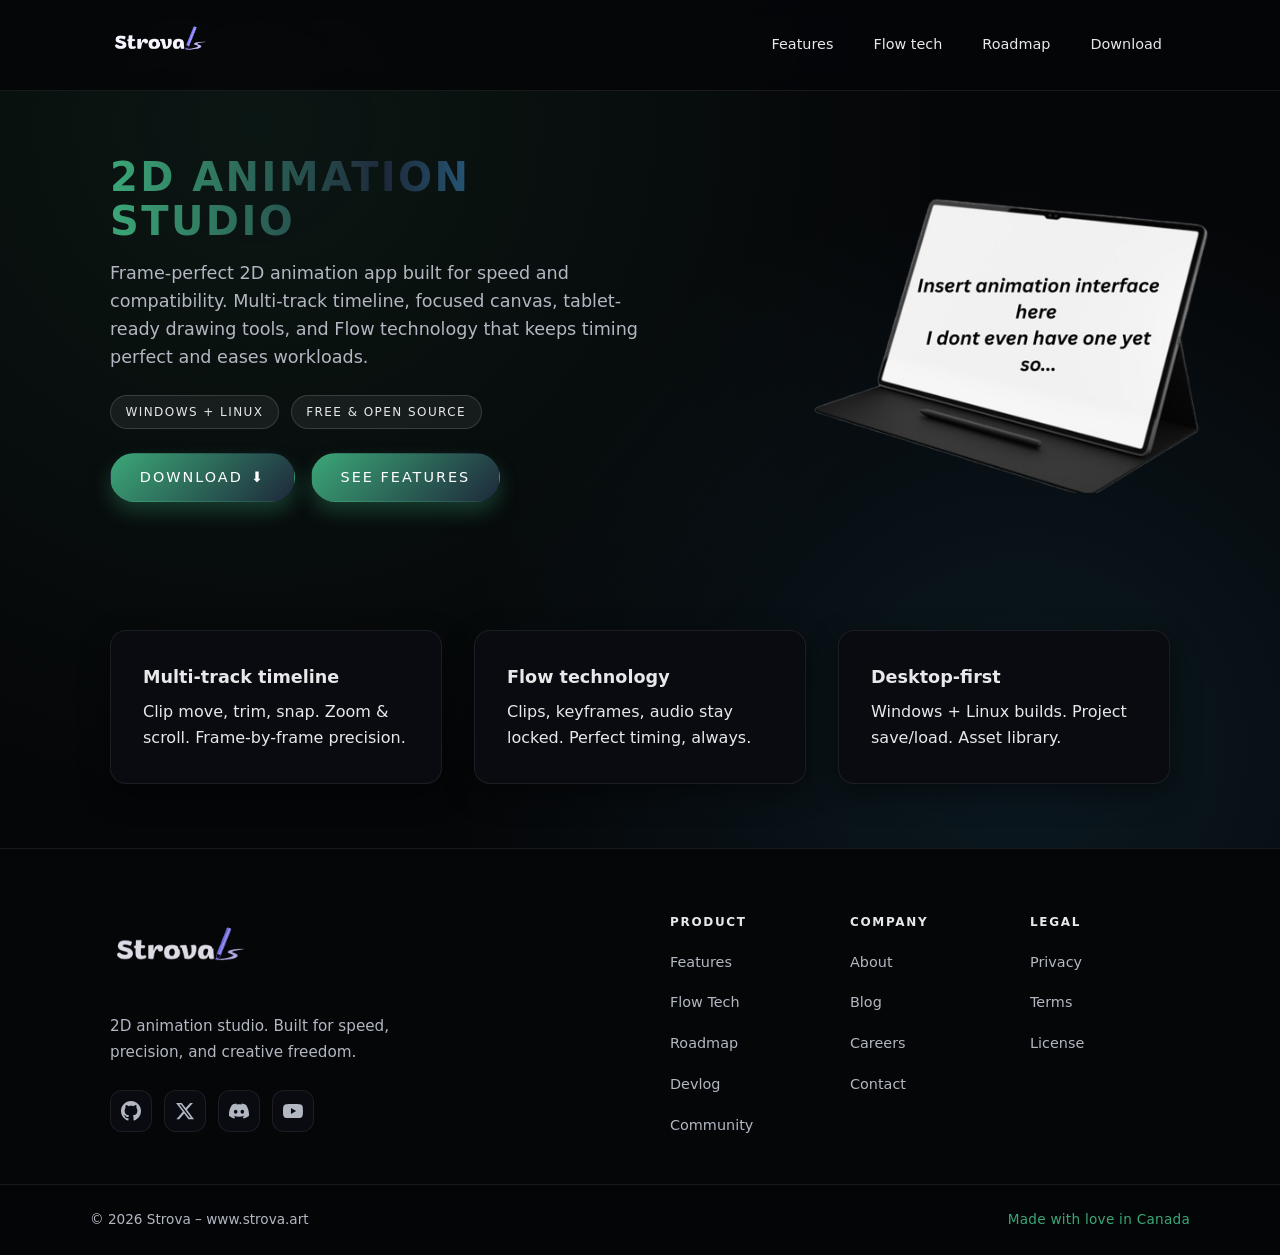
<file: index.html>
<!DOCTYPE html>

<html lang="en">
<head>
<meta charset="utf-8"/>
<title>Strova | www.strova.art</title>
<meta content="width=device-width, initial-scale=1" name="viewport"/>
<link href="style.css" rel="stylesheet"/>
<link href="assets/favicon.png" rel="icon" sizes="200x200" type="image/png"/></head>
<body>
<header>
<div class="nav">
<a class="logo" href="index.html">
<img alt="Strova logo" src="assets/strova.png"/>
</a>
<nav aria-label="Main navigation" class="nav-links">
<a href="features.html">Features</a>
<a href="flow.html">Flow tech</a>
<a href="roadmap.html">Roadmap</a>
<a href="download.html">Download</a>
</nav>
</div>
</header>
<main>
<section class="hero">
<div class="hero-copy">
<h1>2D Animation Studio</h1>
<p class="lead">
        Frame-perfect 2D animation app built for speed and compatibility. Multi-track timeline, focused canvas, tablet-ready drawing tools, and Flow technology that keeps timing perfect and eases workloads.
      </p>
<div aria-label="Key highlights" class="hero-badges">
<div class="badge">Windows + Linux</div>
<div class="badge">Free &amp; open source</div>
</div>
<div class="hero-cta">
<a class="btn btn-primary btn-download" href="download.html">
          <span class="btn-label">Download</span>
          <span class="btn-icon">⬇</span>
        </a>
<a class="btn btn-primary" href="features.html">See features</a>
</div>
</div>
<div>
<img alt="Strova app on laptop" class="hero-laptop" src="assets/ipad.png"/>
</div>
</section>
<section aria-label="Core features" class="intro-cards">
<div class="card">
<h3>Multi-track timeline</h3>
<p>Clip move, trim, snap. Zoom &amp; scroll. Frame-by-frame precision.</p>
</div>
<div class="card">
<h3>Flow technology</h3>
<p>Clips, keyframes, audio stay locked. Perfect timing, always.</p>
</div>
<div class="card">
<h3>Desktop-first</h3>
<p>Windows + Linux builds. Project save/load. Asset library.</p>
</div>
</section>
</main>
<footer>
<div class="footer-main">
<div class="footer-brand">
<a class="footer-logo" href="index.html">
<img alt="Strova" src="assets/strova.png"/>
</a>
<p class="footer-tagline">2D animation studio. Built for speed, precision, and creative freedom.</p>
<div class="footer-socials">
<a aria-label="GitHub" href="https://github.com/JHPate1/Strova">
<svg fill="currentColor" viewbox="0 0 24 24"><path d="M12 0c-6.626 0-12 5.373-12 12 0 5.302 3.438 9.8 8.207 11.387.599.111.793-.261.793-.577v-2.234c-3.338.726-4.033-1.416-4.033-1.416-.546-1.387-1.333-1.756-1.333-1.756-1.089-.745.083-.729.083-.729 1.205.084 1.839 1.237 1.839 1.237 1.07 1.834 2.807 1.304 3.492.997.107-.775.418-1.305.762-1.604-2.665-.305-5.467-1.334-5.467-5.931 0-1.311.469-2.381 1.236-3.221-.124-.303-.535-1.524.117-3.176 0 0 1.008-.322 3.301 1.23.957-.266 1.983-.399 3.003-.404 1.02.005 2.047.138 3.006.404 2.291-1.552 3.297-1.23 3.297-1.23.653 1.653.242 2.874.118 3.176.77.84 1.235 1.911 1.235 3.221 0 4.609-2.807 5.624-5.479 5.921.43.372.823 1.102.823 2.222v3.293c0 .319.192.694.801.576 4.765-1.589 8.199-6.086 8.199-11.386 0-6.627-5.373-12-12-12z"></path></svg>
</a>
<a aria-label="X" href="https://x.com/strova2d">
<svg fill="currentColor" viewbox="0 0 24 24"><path d="M18.244 2.25h3.308l-7.227 8.26 8.502 11.24H16.17l-5.214-6.817L4.99 21.75H1.68l7.73-8.835L1.254 2.25H8.08l4.713 6.231zm-1.161 17.52h1.833L7.084 4.126H5.117z"></path></svg>
</a>
<a aria-label="Discord" href="https://discord.gg/cerAjyBnXp">
<svg fill="currentColor" viewbox="0 0 24 24"><path d="M20.317 4.3698a19.7913 19.7913 0 00-4.8851-1.5152.0741.0741 0 00-.0785.0371c-.211.3753-.4447.8648-.6083 1.2495-1.8447-.2762-3.68-.2762-5.4868 0-.1636-.3933-.4058-.8742-.6177-1.2495a.077.077 0 00-.0785-.037 19.7363 19.7363 0 00-4.8852 1.515.0699.0699 0 00-.0321.0277C.5334 9.0458-.319 13.5799.0992 18.0578a.0824.0824 0 00.0312.0561c2.0528 1.5076 4.0413 2.4228 5.9929 3.0294a.0777.0777 0 00.0842-.0276c.4616-.6304.8731-1.2952 1.226-1.9942a.076.076 0 00-.0416-.1057c-.6528-.2476-1.2743-.5495-1.8722-.8923a.077.077 0 01-.0076-.1277c.1258-.0943.2517-.1923.3718-.2914a.0743.0743 0 01.0776-.0105c3.9278 1.7933 8.18 1.7933 12.0614 0a.0739.0739 0 01.0785.0095c.1202.099.246.1981.3728.2924a.077.077 0 01-.0066.1276 12.2986 12.2986 0 01-1.873.8914.0766.0766 0 00-.0407.1067c.3604.698.7719 1.3628 1.225 1.9932a.076.076 0 00.0842.0286c1.961-.6067 3.9495-1.5219 6.0023-3.0294a.077.077 0 00.0313-.0552c.5004-5.177-.8382-9.6739-3.5485-13.6604a.061.061 0 00-.0312-.0286zM8.02 15.3312c-1.1825 0-2.1569-1.0857-2.1569-2.419 0-1.3332.9555-2.4189 2.157-2.4189 1.2108 0 2.1757 1.0952 2.1568 2.419 0 1.3332-.9555 2.4189-2.1569 2.4189zm7.9748 0c-1.1825 0-2.1569-1.0857-2.1569-2.419 0-1.3332.9554-2.4189 2.1569-2.4189 1.2108 0 2.1757 1.0952 2.1568 2.419 0 1.3332-.946 2.4189-2.1568 2.4189Z"></path></svg>
</a>
<a aria-label="YouTube" href="https://www.youtube.com/@StrovaArt">
<svg fill="currentColor" viewbox="0 0 24 24"><path d="M23.498 6.186a3.016 3.016 0 0 0-2.122-2.136C19.505 3.545 12 3.545 12 3.545s-7.505 0-9.377.505A3.017 3.017 0 0 0 .502 6.186C0 8.07 0 12 0 12s0 3.93.502 5.814a3.016 3.016 0 0 0 2.122 2.136c1.871.505 9.376.505 9.376.505s7.505 0 9.377-.505a3.015 3.015 0 0 0 2.122-2.136C24 15.93 24 12 24 12s0-3.93-.502-5.814zM9.545 15.568V8.432L15.818 12l-6.273 3.568z"></path></svg>
</a>
</div>
</div>
<div class="footer-links">
<div class="footer-col">
<h4>Product</h4>
<ul>
<li><a href="https://strova.art/features.html">Features</a></li>
<li><a href="https://strova.art/flow.html">Flow Tech</a></li>
<li><a href="https://strova.art/roadmap.html">Roadmap</a></li>
<li><a href="https://devlog.strova.art/index.html">Devlog</a></li>
<li><a href="https://community.strova.art/index.html">Community</a></li>
</ul>
</div>
<div class="footer-col">
<h4>Company</h4>
<ul>
<li><a href="https://strova.art/company/about.html">About</a></li>
<li><a href="https://devlog.strova.art/index.html">Blog</a></li>
<li><a href="https://strova.art/company/careers.html">Careers</a></li>
<li><a href="https://strova.art/company/contact.html">Contact</a></li>
</ul>
</div>
<div class="footer-col">
<h4>Legal</h4>
<ul>
<li><a href="https://strova.art/legal/privacy.html">Privacy</a></li>
<li><a href="https://strova.art/legal/terms.html">Terms</a></li>
<li><a href="https://strova.art/legal/license.html">License</a></li>
</ul>
</div>
</div>
</div>
<div class="footer-bottom">
<div class="footer-bottom-inner">
<span>© 2026 Strova – www.strova.art</span>
<span class="footer-made">Made with love in Canada</span>
</div>
</div>
</footer>
</body>
</html>
</file>
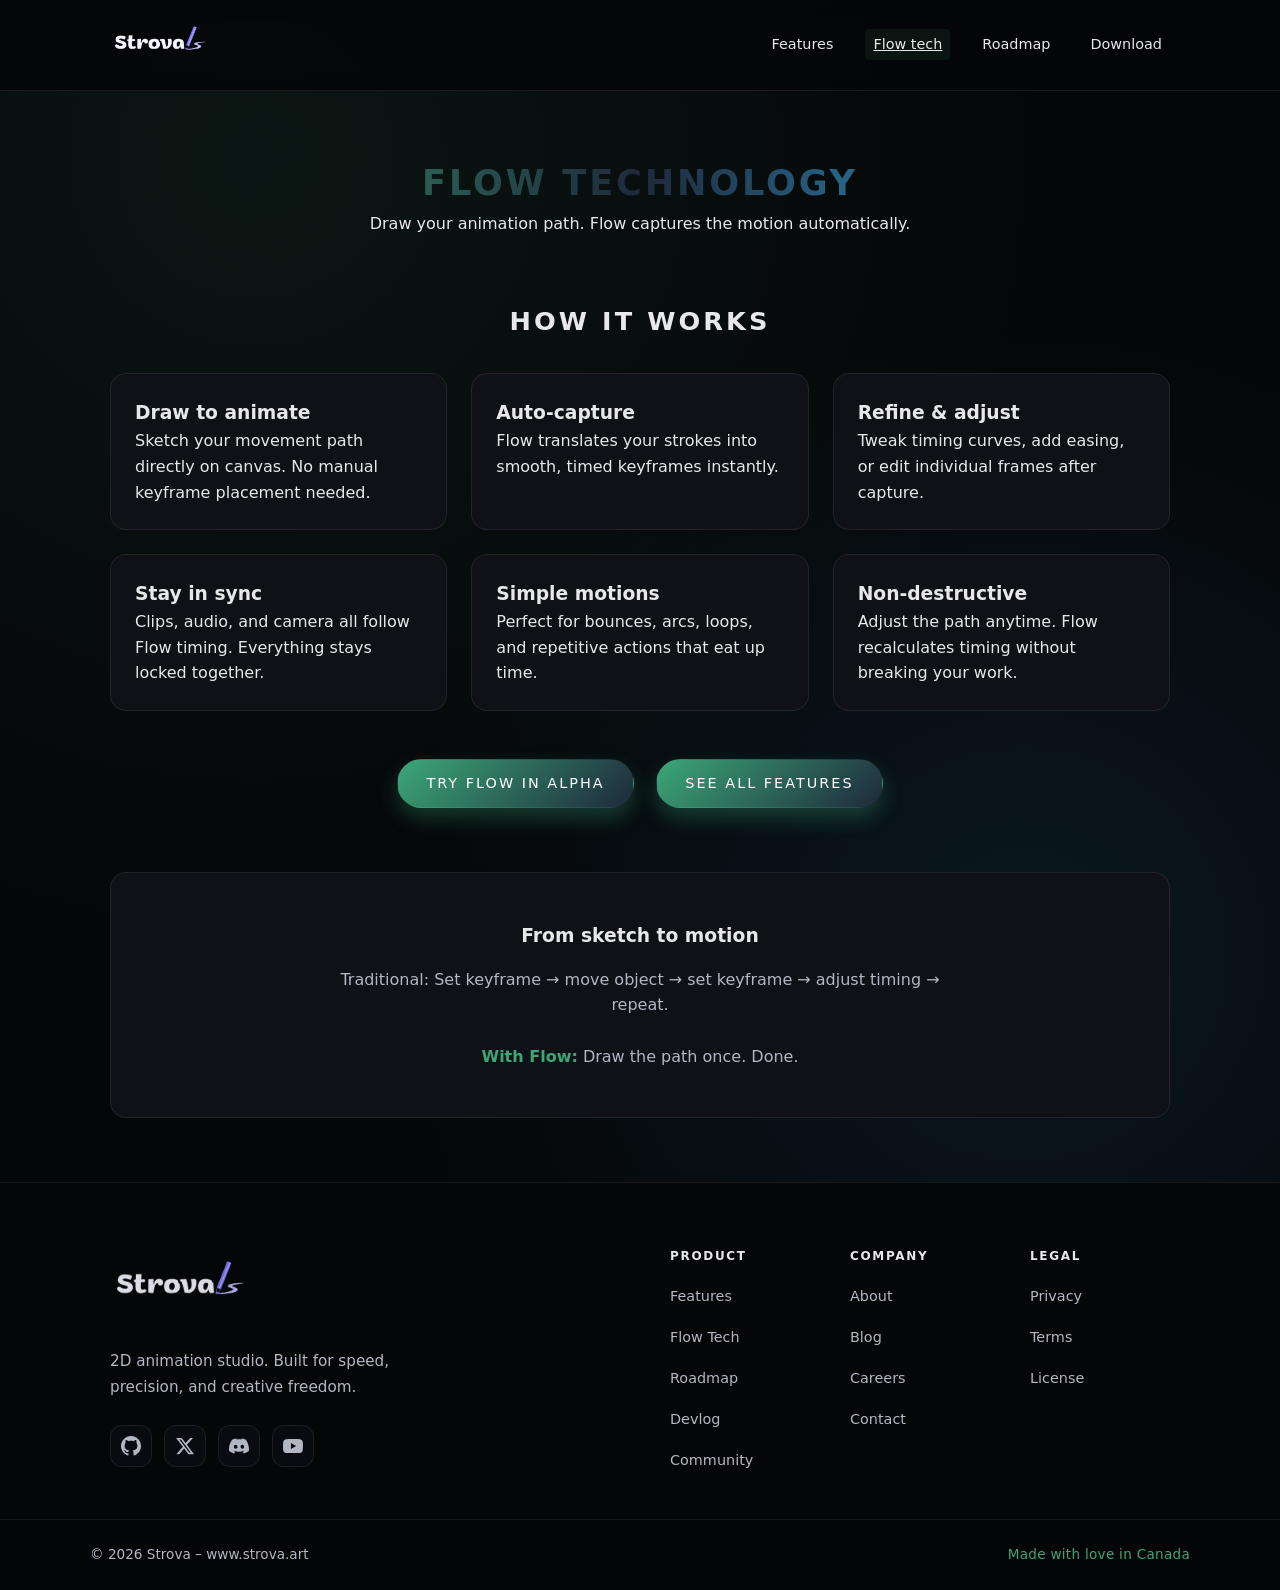
<file: flow.html>
<!DOCTYPE html>

<html lang="en">
<head>
<meta charset="utf-8"/>
<title>Flow Technology – Strova | www.strova.art</title>
<meta content="width=device-width, initial-scale=1" name="viewport"/>
<link href="style.css" rel="stylesheet"/>
<link href="assets/favicon.png" rel="icon" sizes="200x200" type="image/png"/>
</head>
<body>
<header>
<div class="nav">
<a class="logo" href="index.html">
<img alt="Strova logo" src="assets/strova.png"/>
</a>
<nav aria-label="Main navigation" class="nav-links">
<a href="features.html">Features</a>
<a class="active" href="flow.html">Flow tech</a>
<a href="roadmap.html">Roadmap</a>
<a href="download.html">Download</a>
</nav>
</div>
</header>
<main>
<section class="hero-alt">
<h1>Flow Technology</h1>
<center>
<p>Draw your animation path. Flow captures the motion automatically.</p>
</center>
</section>
<section class="feature-section">
<h2 style="text-align: center; margin-bottom: 2rem;">How it works</h2>
<div class="features-grid">
<div class="feature-card">
<h3>Draw to animate</h3>
<p>Sketch your movement path directly on canvas. No manual keyframe placement needed.</p>
</div>
<div class="feature-card">
<h3>Auto-capture</h3>
<p>Flow translates your strokes into smooth, timed keyframes instantly.</p>
</div>
<div class="feature-card">
<h3>Refine &amp; adjust</h3>
<p>Tweak timing curves, add easing, or edit individual frames after capture.</p>
</div>
<div class="feature-card">
<h3>Stay in sync</h3>
<p>Clips, audio, and camera all follow Flow timing. Everything stays locked together.</p>
</div>
<div class="feature-card">
<h3>Simple motions</h3>
<p>Perfect for bounces, arcs, loops, and repetitive actions that eat up time.</p>
</div>
<div class="feature-card">
<h3>Non-destructive</h3>
<p>Adjust the path anytime. Flow recalculates timing without breaking your work.</p>
</div>
</div>
<div style="text-align: center; margin-top: 3rem;">
<a class="btn btn-primary" href="download.html">Try Flow in alpha</a>
<a class="btn btn-primary" href="features.html" style="margin-left: 1rem;">See all features</a>
</div>
</section>
<section class="feature-section" style="margin-top: 4rem;">
<div class="feature-card full-width" style="text-align: center; padding: 3rem;">
<h3 style="margin-bottom: 1rem;">From sketch to motion</h3>
<p style="max-width: 600px; margin: 0 auto; color: var(--text-muted);">
        Traditional: Set keyframe → move object → set keyframe → adjust timing → repeat.<br/><br/>
<strong style="color: var(--strova-accent);">With Flow:</strong> Draw the path once. Done.
      </p>
</div>
</section>
</main>
<footer>
<div class="footer-main">
<div class="footer-brand">
<a class="footer-logo" href="index.html">
<img alt="Strova" src="assets/strova.png"/>
</a>
<p class="footer-tagline">2D animation studio. Built for speed, precision, and creative freedom.</p>
<div class="footer-socials">
<a aria-label="GitHub" href="https://github.com/JHPate1/Strova">
<svg fill="currentColor" viewbox="0 0 24 24"><path d="M12 0c-6.626 0-12 5.373-12 12 0 5.302 3.438 9.8 8.207 11.387.599.111.793-.261.793-.577v-2.234c-3.338.726-4.033-1.416-4.033-1.416-.546-1.387-1.333-1.756-1.333-1.756-1.089-.745.083-.729.083-.729 1.205.084 1.839 1.237 1.839 1.237 1.07 1.834 2.807 1.304 3.492.997.107-.775.418-1.305.762-1.604-2.665-.305-5.467-1.334-5.467-5.931 0-1.311.469-2.381 1.236-3.221-.124-.303-.535-1.524.117-3.176 0 0 1.008-.322 3.301 1.23.957-.266 1.983-.399 3.003-.404 1.02.005 2.047.138 3.006.404 2.291-1.552 3.297-1.23 3.297-1.23.653 1.653.242 2.874.118 3.176.77.84 1.235 1.911 1.235 3.221 0 4.609-2.807 5.624-5.479 5.921.43.372.823 1.102.823 2.222v3.293c0 .319.192.694.801.576 4.765-1.589 8.199-6.086 8.199-11.386 0-6.627-5.373-12-12-12z"></path></svg>
</a>
<a aria-label="X" href="https://x.com/strova2d">
<svg fill="currentColor" viewbox="0 0 24 24"><path d="M18.244 2.25h3.308l-7.227 8.26 8.502 11.24H16.17l-5.214-6.817L4.99 21.75H1.68l7.73-8.835L1.254 2.25H8.08l4.713 6.231zm-1.161 17.52h1.833L7.084 4.126H5.117z"></path></svg>
</a>
<a aria-label="Discord" href="https://discord.gg/cerAjyBnXp">
<svg fill="currentColor" viewbox="0 0 24 24"><path d="M20.317 4.3698a19.7913 19.7913 0 00-4.8851-1.5152.0741.0741 0 00-.0785.0371c-.211.3753-.4447.8648-.6083 1.2495-1.8447-.2762-3.68-.2762-5.4868 0-.1636-.3933-.4058-.8742-.6177-1.2495a.077.077 0 00-.0785-.037 19.7363 19.7363 0 00-4.8852 1.515.0699.0699 0 00-.0321.0277C.5334 9.0458-.319 13.5799.0992 18.0578a.0824.0824 0 00.0312.0561c2.0528 1.5076 4.0413 2.4228 5.9929 3.0294a.0777.0777 0 00.0842-.0276c.4616-.6304.8731-1.2952 1.226-1.9942a.076.076 0 00-.0416-.1057c-.6528-.2476-1.2743-.5495-1.8722-.8923a.077.077 0 01-.0076-.1277c.1258-.0943.2517-.1923.3718-.2914a.0743.0743 0 01.0776-.0105c3.9278 1.7933 8.18 1.7933 12.0614 0a.0739.0739 0 01.0785.0095c.1202.099.246.1981.3728.2924a.077.077 0 01-.0066.1276 12.2986 12.2986 0 01-1.873.8914.0766.0766 0 00-.0407.1067c.3604.698.7719 1.3628 1.225 1.9932a.076.076 0 00.0842.0286c1.961-.6067 3.9495-1.5219 6.0023-3.0294a.077.077 0 00.0313-.0552c.5004-5.177-.8382-9.6739-3.5485-13.6604a.061.061 0 00-.0312-.0286zM8.02 15.3312c-1.1825 0-2.1569-1.0857-2.1569-2.419 0-1.3332.9555-2.4189 2.157-2.4189 1.2108 0 2.1757 1.0952 2.1568 2.419 0 1.3332-.9555 2.4189-2.1569 2.4189zm7.9748 0c-1.1825 0-2.1569-1.0857-2.1569-2.419 0-1.3332.9554-2.4189 2.1569-2.4189 1.2108 0 2.1757 1.0952 2.1568 2.419 0 1.3332-.946 2.4189-2.1568 2.4189Z"></path></svg>
</a>
<a aria-label="YouTube" href="https://www.youtube.com/@StrovaArt">
<svg fill="currentColor" viewbox="0 0 24 24"><path d="M23.498 6.186a3.016 3.016 0 0 0-2.122-2.136C19.505 3.545 12 3.545 12 3.545s-7.505 0-9.377.505A3.017 3.017 0 0 0 .502 6.186C0 8.07 0 12 0 12s0 3.93.502 5.814a3.016 3.016 0 0 0 2.122 2.136c1.871.505 9.376.505 9.376.505s7.505 0 9.377-.505a3.015 3.015 0 0 0 2.122-2.136C24 15.93 24 12 24 12s0-3.93-.502-5.814zM9.545 15.568V8.432L15.818 12l-6.273 3.568z"></path></svg>
</a>
</div>
</div>
<div class="footer-links">
<div class="footer-col">
<h4>Product</h4>
<ul>
<li><a href="https://strova.art/features.html">Features</a></li>
<li><a href="https://strova.art/flow.html">Flow Tech</a></li>
<li><a href="https://strova.art/roadmap.html">Roadmap</a></li>
<li><a href="https://devlog.strova.art/index.html">Devlog</a></li>
<li><a href="https://community.strova.art/index.html">Community</a></li>
</ul>
</div>
<div class="footer-col">
<h4>Company</h4>
<ul>
<li><a href="https://strova.art/company/about.html">About</a></li>
<li><a href="https://devlog.strova.art/index.html">Blog</a></li>
<li><a href="https://strova.art/company/careers.html">Careers</a></li>
<li><a href="https://strova.art/company/contact.html">Contact</a></li>
</ul>
</div>
<div class="footer-col">
<h4>Legal</h4>
<ul>
<li><a href="https://strova.art/legal/privacy.html">Privacy</a></li>
<li><a href="https://strova.art/legal/terms.html">Terms</a></li>
<li><a href="https://strova.art/legal/license.html">License</a></li>
</ul>
</div>
</div>
</div>
<div class="footer-bottom">
<div class="footer-bottom-inner">
<span>© 2026 Strova – www.strova.art</span>
<span class="footer-made">Made with love in Canada</span>
</div>
</div>
</footer>
</body>
</html>
</file>
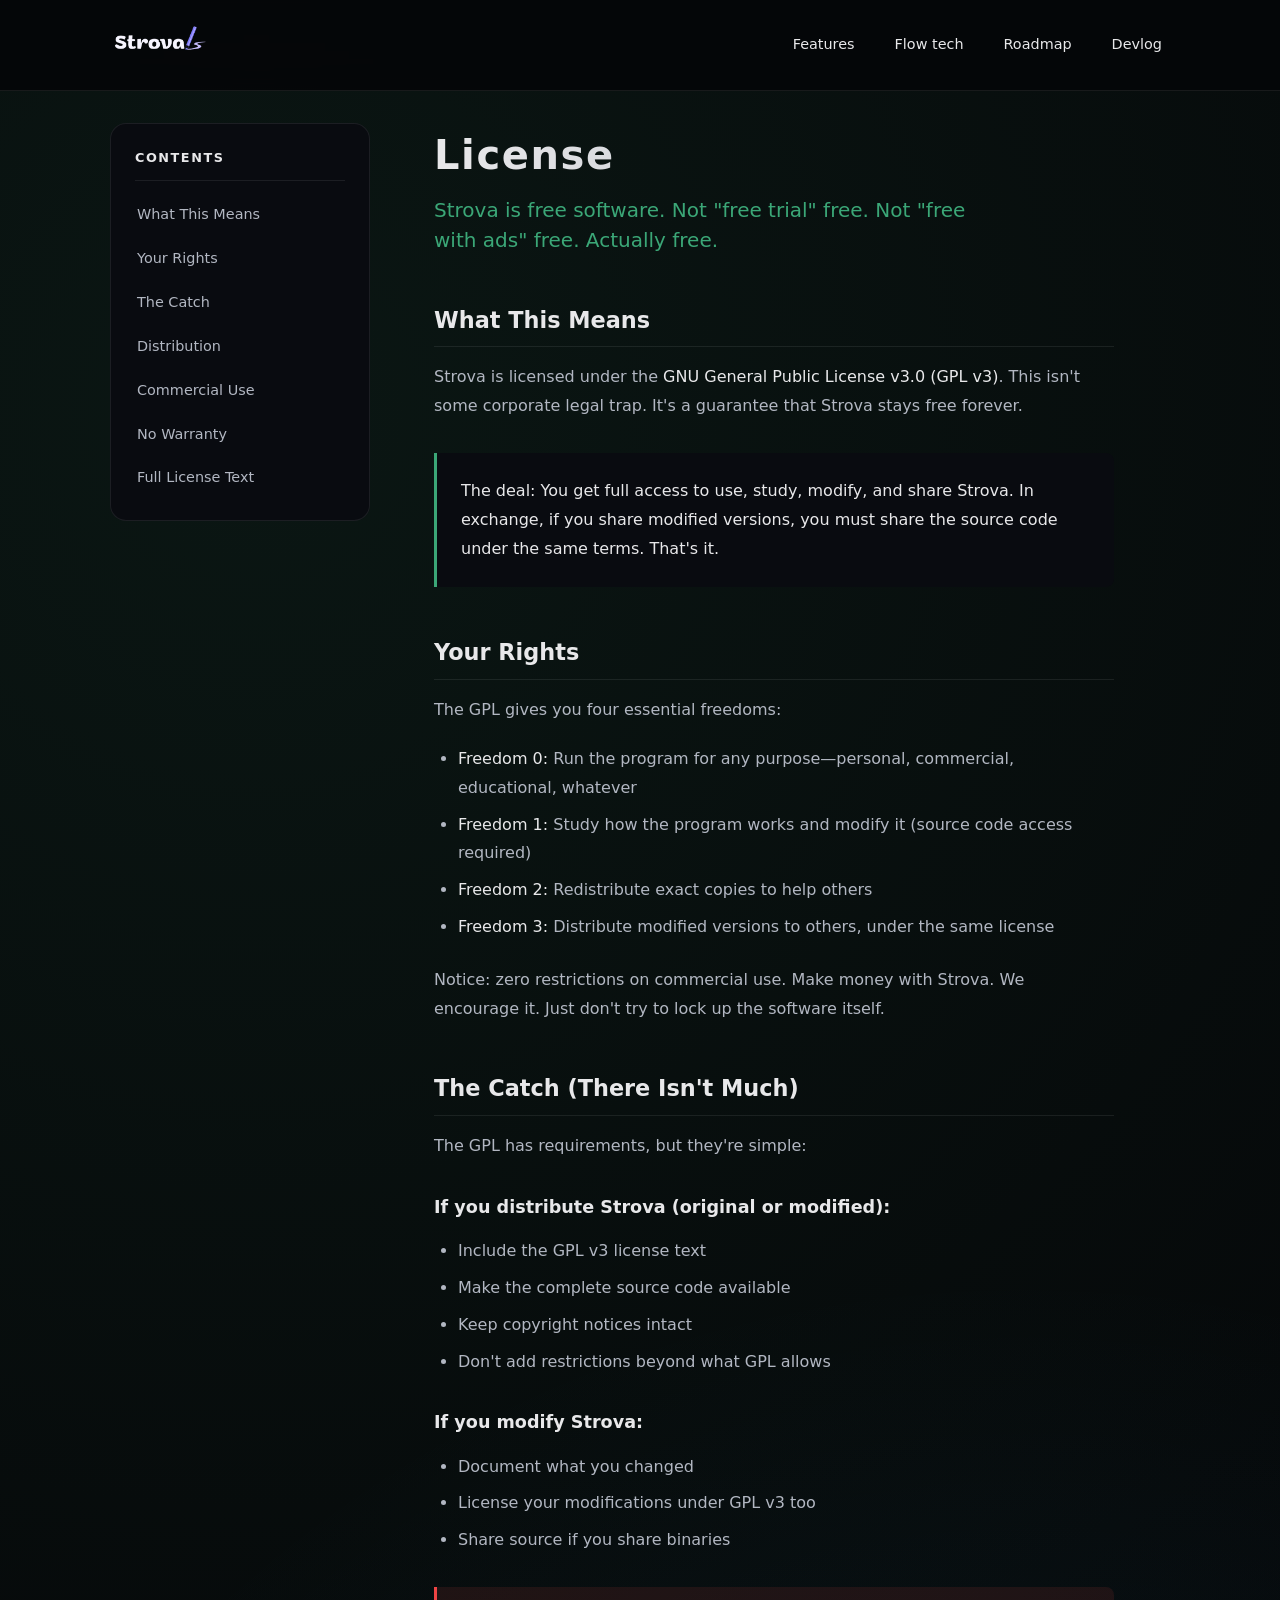
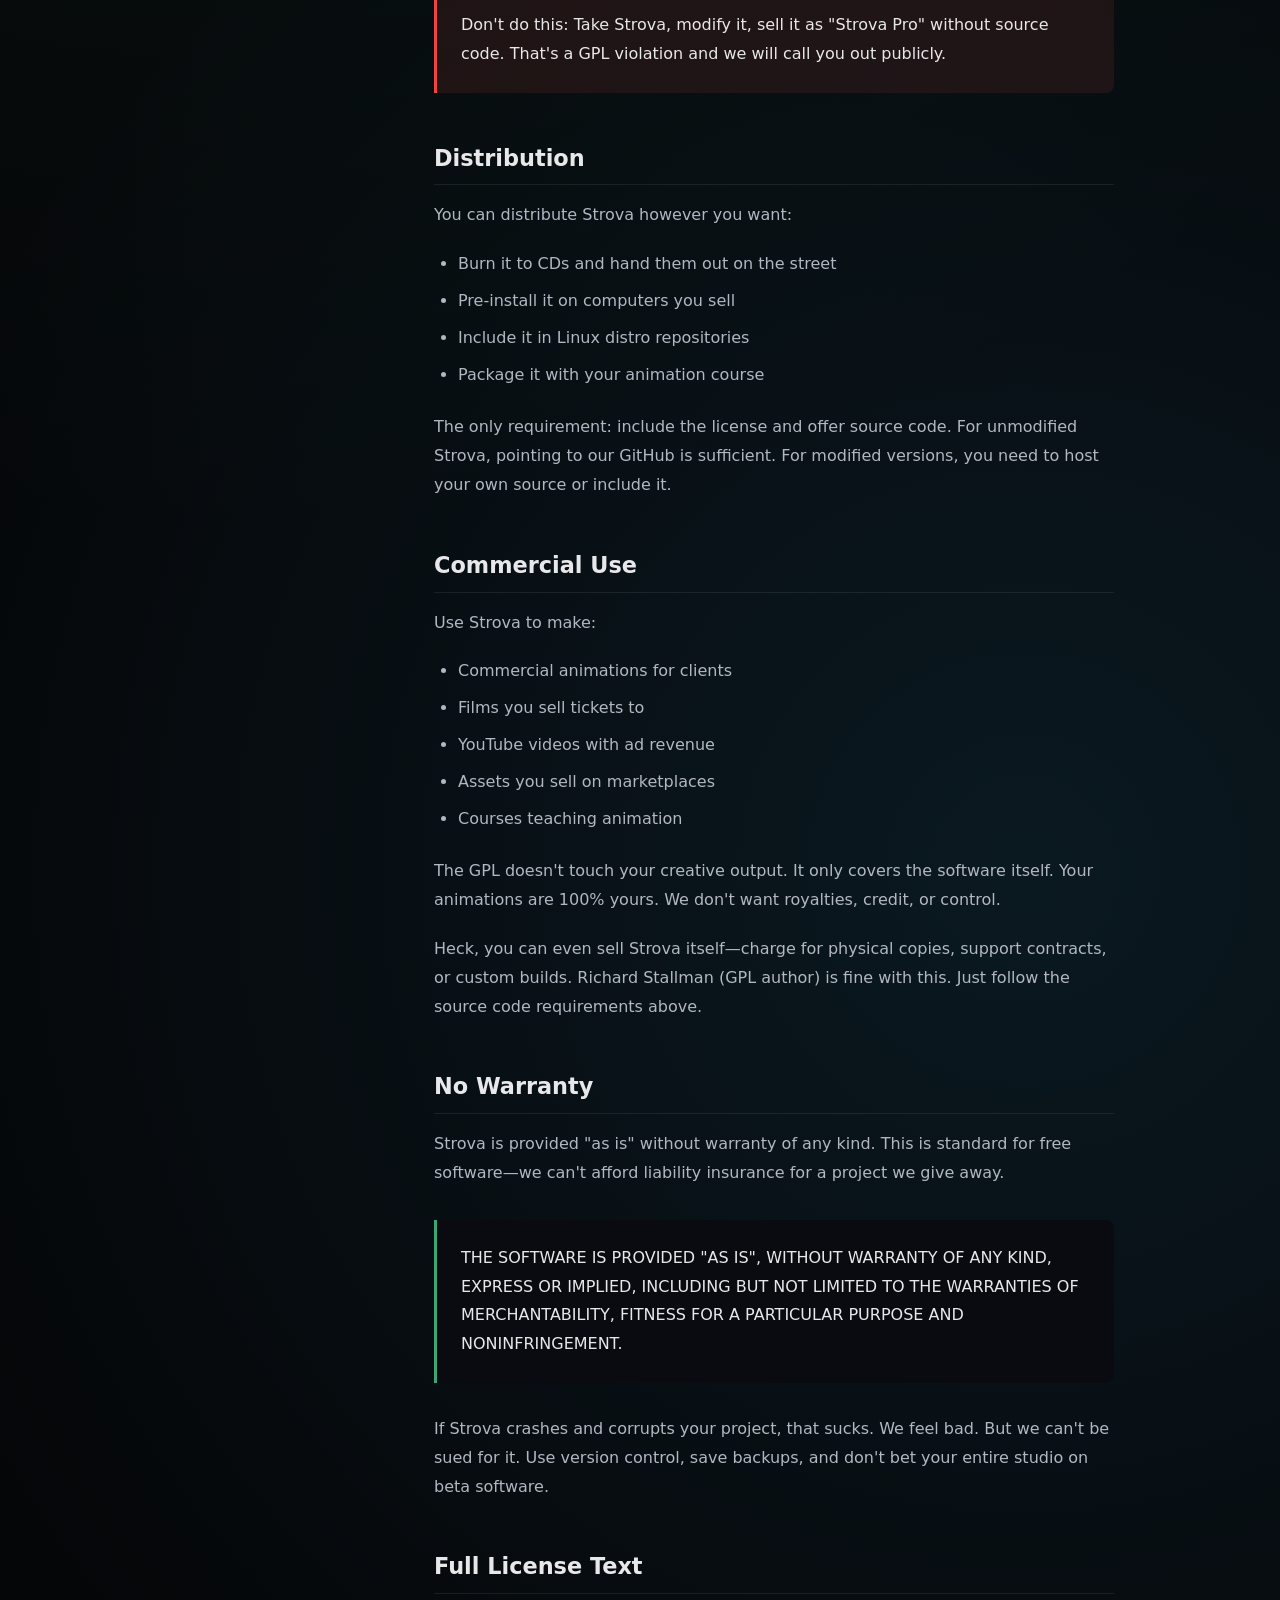
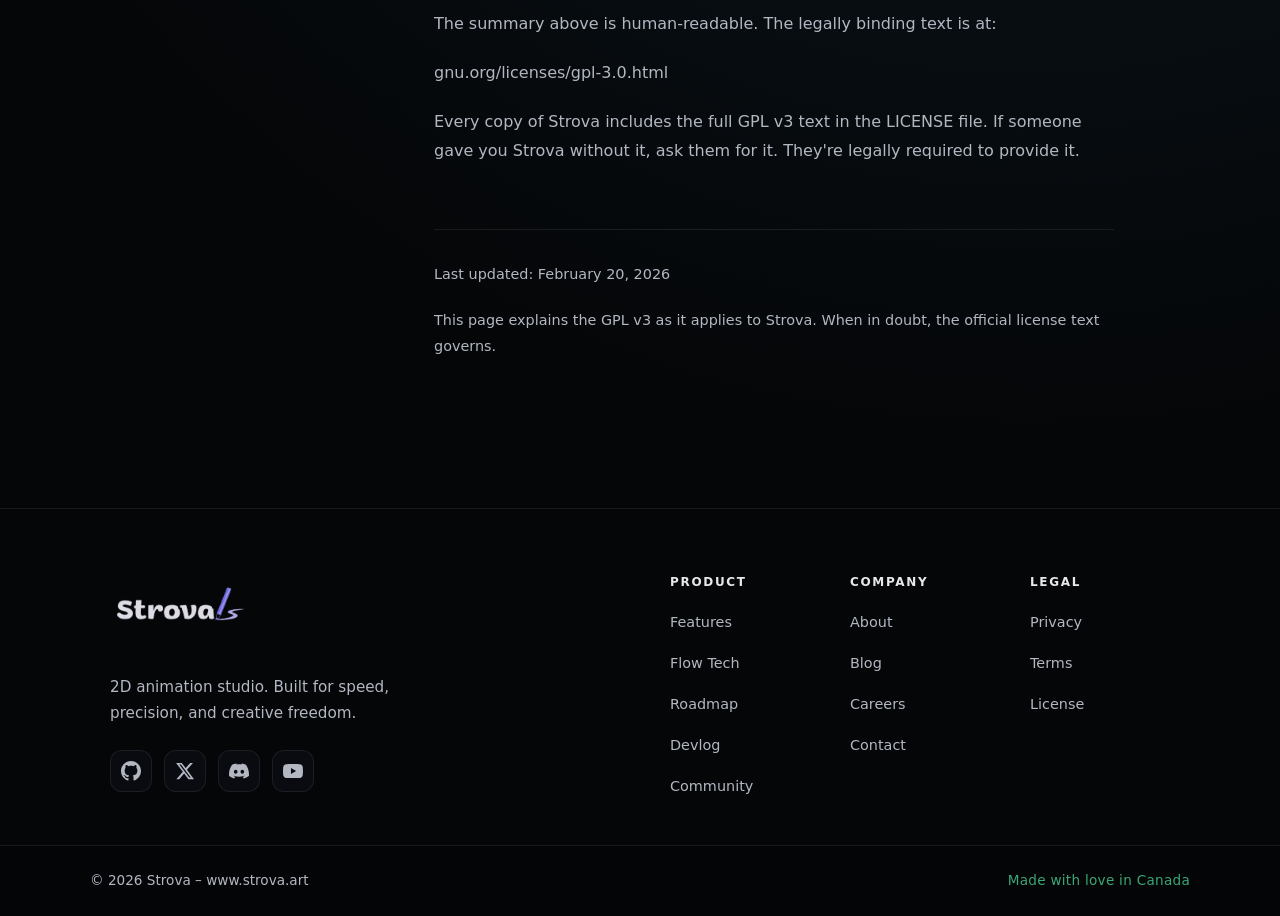
<file: legal/license.html>
<!DOCTYPE html>
<html lang="en">
<head>
  <meta charset="UTF-8">
  <title>License – Strova | www.strova.art</title>
  <meta name="viewport" content="width=device-width, initial-scale=1">
  <link rel="stylesheet" href="../style.css?v=2">
  <link rel="icon" type="image/png" sizes="200x200" href="../assets/favicon.png">

  <style>
    .license-layout {
      max-width: 1100px;
      margin: 0 auto;
      padding: 2rem 1.25rem 4rem;
      display: grid;
      grid-template-columns: 260px 1fr;
      gap: 4rem;
      align-items: start;
    }

    .toc {
      position: sticky;
      top: 100px;
      padding: 1.5rem;
      background: var(--surface-2);
      border: 1px solid var(--border-1);
      border-radius: 1rem;
    }

    .toc h3 {
      font-size: 0.8rem;
      letter-spacing: 0.12em;
      text-transform: uppercase;
      color: var(--text-main);
      margin-bottom: 1rem;
      padding-bottom: 0.75rem;
      border-bottom: 1px solid var(--border-1);
    }

    .toc ul {
      list-style: none;
      display: flex;
      flex-direction: column;
      gap: 0.5rem;
    }

    .toc a {
      color: var(--text-muted);
      text-decoration: none;
      font-size: 0.9rem;
      display: block;
      padding: 0.4rem 0;
      border-left: 2px solid transparent;
      padding-left: 0.75rem;
      margin-left: -0.75rem;
      transition: all 0.2s ease;
    }

    .toc a:hover,
    .toc a.active {
      color: var(--strova-accent);
      border-left-color: var(--strova-accent);
    }

    .license-content {
      max-width: 680px;
    }

    .license-content h1 {
      font-size: 2.5rem;
      letter-spacing: 0.04em;
      margin-bottom: 0.5rem;
      background: linear-gradient(90deg, var(--text-main), var(--text-muted));
      -webkit-background-clip: text;
      -webkit-text-fill-color: transparent;
    }

    .license-content .lead {
      font-size: 1.25rem;
      color: var(--strova-accent);
      margin-bottom: 3rem;
      line-height: 1.5;
    }

    .license-content h2 {
      font-size: 1.4rem;
      color: var(--text-main);
      margin: 3rem 0 1rem;
      padding-bottom: 0.5rem;
      border-bottom: 1px solid var(--border-1);
    }

    .license-content h3 {
      font-size: 1.1rem;
      color: var(--krita-cyan);
      margin: 2rem 0 0.75rem;
    }

    .license-content p {
      color: var(--text-muted);
      margin-bottom: 1.25rem;
      line-height: 1.8;
    }

    .license-content ul {
      color: var(--text-muted);
      margin: 1rem 0 1.5rem 1.5rem;
      line-height: 1.8;
    }

    .license-content li {
      margin-bottom: 0.5rem;
    }

    .license-content strong {
      color: var(--text-main);
      font-weight: 500;
    }

    .license-content a {
      color: var(--krita-cyan);
      text-decoration: none;
    }

    .license-content a:hover {
      text-decoration: underline;
    }

    .highlight-box {
      background: var(--surface-2);
      border-left: 3px solid var(--strova-accent);
      padding: 1.5rem;
      margin: 2rem 0;
      border-radius: 0 0.5rem 0.5rem 0;
    }

    .highlight-box p {
      margin: 0;
      color: var(--text-main);
    }

    .warning-box {
      background: rgba(239, 68, 68, 0.1);
      border-left: 3px solid #ef4444;
      padding: 1.5rem;
      margin: 2rem 0;
      border-radius: 0 0.5rem 0.5rem 0;
    }

    .warning-box p {
      margin: 0;
      color: var(--text-main);
    }

    .last-updated {
      margin-top: 4rem;
      padding-top: 2rem;
      border-top: 1px solid var(--border-1);
      color: var(--text-muted);
      font-size: 0.9rem;
    }

    @media (max-width: 900px) {
      .license-layout {
        grid-template-columns: 1fr;
        gap: 2rem;
      }

      .toc {
        position: static;
        order: -1;
      }
      
      .toc ul {
        display: grid;
        grid-template-columns: repeat(2, 1fr);
      }
    }

    @media (max-width: 500px) {
      .toc ul {
        grid-template-columns: 1fr;
      }
    }
  </style>
</head>
<body>

<header>
  <div class="nav">
    <a class="logo" href="../index.html">
      <img src="../assets/strova.png" alt="Strova logo">
    </a>
    <nav class="nav-links" aria-label="Main navigation">
      <a href="../features.html">Features</a>
      <a href="../flow.html">Flow tech</a>
      <a href="../roadmap.html">Roadmap</a>
      <a href="../devlog/index.html">Devlog</a>
    </nav>
  </div>
</header>

<main>
  <div class="license-layout">

    <nav class="toc" aria-label="Table of contents">
      <h3>Contents</h3>
      <ul>
        <li><a href="#what-this-means">What This Means</a></li>
        <li><a href="#your-rights">Your Rights</a></li>
        <li><a href="#the-catch">The Catch</a></li>
        <li><a href="#distribution">Distribution</a></li>
        <li><a href="#commercial-use">Commercial Use</a></li>
        <li><a href="#no-warranty">No Warranty</a></li>
        <li><a href="#full-text">Full License Text</a></li>
      </ul>
    </nav>

    <article class="license-content">

      <h1>License</h1>
      <p class="lead">Strova is free software. Not "free trial" free. Not "free with ads" free. Actually free.</p>

      <h2 id="what-this-means">What This Means</h2>
      <p>Strova is licensed under the <strong>GNU General Public License v3.0 (GPL v3)</strong>. This isn't some corporate legal trap. It's a guarantee that Strova stays free forever.</p>
      
      <div class="highlight-box">
        <p><strong>The deal:</strong> You get full access to use, study, modify, and share Strova. In exchange, if you share modified versions, you must share the source code under the same terms. That's it.</p>
      </div>

      <h2 id="your-rights">Your Rights</h2>
      <p>The GPL gives you four essential freedoms:</p>
      
      <ul>
        <li><strong>Freedom 0:</strong> Run the program for any purpose—personal, commercial, educational, whatever</li>
        <li><strong>Freedom 1:</strong> Study how the program works and modify it (source code access required)</li>
        <li><strong>Freedom 2:</strong> Redistribute exact copies to help others</li>
        <li><strong>Freedom 3:</strong> Distribute modified versions to others, under the same license</li>
      </ul>

      <p>Notice: zero restrictions on commercial use. Make money with Strova. We encourage it. Just don't try to lock up the software itself.</p>

      <h2 id="the-catch">The Catch (There Isn't Much)</h2>
      <p>The GPL has requirements, but they're simple:</p>

      <h3>If you distribute Strova (original or modified):</h3>
      <ul>
        <li>Include the GPL v3 license text</li>
        <li>Make the complete source code available</li>
        <li>Keep copyright notices intact</li>
        <li>Don't add restrictions beyond what GPL allows</li>
      </ul>

      <h3>If you modify Strova:</h3>
      <ul>
        <li>Document what you changed</li>
        <li>License your modifications under GPL v3 too</li>
        <li>Share source if you share binaries</li>
      </ul>

      <div class="warning-box">
        <p><strong>Don't do this:</strong> Take Strova, modify it, sell it as "Strova Pro" without source code. That's a GPL violation and we will call you out publicly.</p>
      </div>

      <h2 id="distribution">Distribution</h2>
      <p>You can distribute Strova however you want:</p>
      <ul>
        <li>Burn it to CDs and hand them out on the street</li>
        <li>Pre-install it on computers you sell</li>
        <li>Include it in Linux distro repositories</li>
        <li>Package it with your animation course</li>
      </ul>

      <p>The only requirement: include the license and offer source code. For unmodified Strova, pointing to our GitHub is sufficient. For modified versions, you need to host your own source or include it.</p>

      <h2 id="commercial-use">Commercial Use</h2>
      <p>Use Strova to make:</p>
      <ul>
        <li>Commercial animations for clients</li>
        <li>Films you sell tickets to</li>
        <li>YouTube videos with ad revenue</li>
        <li>Assets you sell on marketplaces</li>
        <li>Courses teaching animation</li>
      </ul>

      <p>The GPL doesn't touch your creative output. It only covers the software itself. Your animations are 100% yours. We don't want royalties, credit, or control.</p>

      <p>Heck, you can even sell Strova itself—charge for physical copies, support contracts, or custom builds. Richard Stallman (GPL author) is fine with this. Just follow the source code requirements above.</p>

      <h2 id="no-warranty">No Warranty</h2>
      <p>Strova is provided "as is" without warranty of any kind. This is standard for free software—we can't afford liability insurance for a project we give away.</p>

      <div class="highlight-box">
        <p>THE SOFTWARE IS PROVIDED "AS IS", WITHOUT WARRANTY OF ANY KIND, EXPRESS OR IMPLIED, INCLUDING BUT NOT LIMITED TO THE WARRANTIES OF MERCHANTABILITY, FITNESS FOR A PARTICULAR PURPOSE AND NONINFRINGEMENT.</p>
      </div>

      <p>If Strova crashes and corrupts your project, that sucks. We feel bad. But we can't be sued for it. Use version control, save backups, and don't bet your entire studio on beta software.</p>

      <h2 id="full-text">Full License Text</h2>
      <p>The summary above is human-readable. The legally binding text is at:</p>
      
      <p><a href="https://www.gnu.org/licenses/gpl-3.0.html">gnu.org/licenses/gpl-3.0.html</a></p>

      <p>Every copy of Strova includes the full GPL v3 text in the LICENSE file. If someone gave you Strova without it, ask them for it. They're legally required to provide it.</p>

      <div class="last-updated">
        <p>Last updated: February 20, 2026</p>
        <p>This page explains the GPL v3 as it applies to Strova. When in doubt, the official license text governs.</p>
      </div>

    </article>
  </div>
</main>
<footer>
<div class="footer-main">
<div class="footer-brand">
<a class="footer-logo" href="../index.html">
<img alt="Strova" src="../assets/strova.png"/>
</a>
<p class="footer-tagline">2D animation studio. Built for speed, precision, and creative freedom.</p>
<div class="footer-socials">
<a aria-label="GitHub" href="https://github.com/JHPate1/Strova">
<svg fill="currentColor" viewbox="0 0 24 24"><path d="M12 0c-6.626 0-12 5.373-12 12 0 5.302 3.438 9.8 8.207 11.387.599.111.793-.261.793-.577v-2.234c-3.338.726-4.033-1.416-4.033-1.416-.546-1.387-1.333-1.756-1.333-1.756-1.089-.745.083-.729.083-.729 1.205.084 1.839 1.237 1.839 1.237 1.07 1.834 2.807 1.304 3.492.997.107-.775.418-1.305.762-1.604-2.665-.305-5.467-1.334-5.467-5.931 0-1.311.469-2.381 1.236-3.221-.124-.303-.535-1.524.117-3.176 0 0 1.008-.322 3.301 1.23.957-.266 1.983-.399 3.003-.404 1.02.005 2.047.138 3.006.404 2.291-1.552 3.297-1.23 3.297-1.23.653 1.653.242 2.874.118 3.176.77.84 1.235 1.911 1.235 3.221 0 4.609-2.807 5.624-5.479 5.921.43.372.823 1.102.823 2.222v3.293c0 .319.192.694.801.576 4.765-1.589 8.199-6.086 8.199-11.386 0-6.627-5.373-12-12-12z"></path></svg>
</a>
<a aria-label="X" href="https://x.com/strova2d">
<svg fill="currentColor" viewbox="0 0 24 24"><path d="M18.244 2.25h3.308l-7.227 8.26 8.502 11.24H16.17l-5.214-6.817L4.99 21.75H1.68l7.73-8.835L1.254 2.25H8.08l4.713 6.231zm-1.161 17.52h1.833L7.084 4.126H5.117z"></path></svg>
</a>
<a aria-label="Discord" href="https://discord.gg/cerAjyBnXp">
<svg fill="currentColor" viewbox="0 0 24 24"><path d="M20.317 4.3698a19.7913 19.7913 0 00-4.8851-1.5152.0741.0741 0 00-.0785.0371c-.211.3753-.4447.8648-.6083 1.2495-1.8447-.2762-3.68-.2762-5.4868 0-.1636-.3933-.4058-.8742-.6177-1.2495a.077.077 0 00-.0785-.037 19.7363 19.7363 0 00-4.8852 1.515.0699.0699 0 00-.0321.0277C.5334 9.0458-.319 13.5799.0992 18.0578a.0824.0824 0 00.0312.0561c2.0528 1.5076 4.0413 2.4228 5.9929 3.0294a.0777.0777 0 00.0842-.0276c.4616-.6304.8731-1.2952 1.226-1.9942a.076.076 0 00-.0416-.1057c-.6528-.2476-1.2743-.5495-1.8722-.8923a.077.077 0 01-.0076-.1277c.1258-.0943.2517-.1923.3718-.2914a.0743.0743 0 01.0776-.0105c3.9278 1.7933 8.18 1.7933 12.0614 0a.0739.0739 0 01.0785.0095c.1202.099.246.1981.3728.2924a.077.077 0 01-.0066.1276 12.2986 12.2986 0 01-1.873.8914.0766.0766 0 00-.0407.1067c.3604.698.7719 1.3628 1.225 1.9932a.076.076 0 00.0842.0286c1.961-.6067 3.9495-1.5219 6.0023-3.0294a.077.077 0 00.0313-.0552c.5004-5.177-.8382-9.6739-3.5485-13.6604a.061.061 0 00-.0312-.0286zM8.02 15.3312c-1.1825 0-2.1569-1.0857-2.1569-2.419 0-1.3332.9555-2.4189 2.157-2.4189 1.2108 0 2.1757 1.0952 2.1568 2.419 0 1.3332-.9555 2.4189-2.1569 2.4189zm7.9748 0c-1.1825 0-2.1569-1.0857-2.1569-2.419 0-1.3332.9554-2.4189 2.1569-2.4189 1.2108 0 2.1757 1.0952 2.1568 2.419 0 1.3332-.946 2.4189-2.1568 2.4189Z"></path></svg>
</a>
<a aria-label="YouTube" href="https://www.youtube.com/@StrovaArt">
<svg fill="currentColor" viewbox="0 0 24 24"><path d="M23.498 6.186a3.016 3.016 0 0 0-2.122-2.136C19.505 3.545 12 3.545 12 3.545s-7.505 0-9.377.505A3.017 3.017 0 0 0 .502 6.186C0 8.07 0 12 0 12s0 3.93.502 5.814a3.016 3.016 0 0 0 2.122 2.136c1.871.505 9.376.505 9.376.505s7.505 0 9.377-.505a3.015 3.015 0 0 0 2.122-2.136C24 15.93 24 12 24 12s0-3.93-.502-5.814zM9.545 15.568V8.432L15.818 12l-6.273 3.568z"></path></svg>
</a>
</div>
</div>
<div class="footer-links">
<div class="footer-col">
<h4>Product</h4>
<ul>
<li><a href="https://strova.art/features.html">Features</a></li>
<li><a href="https://strova.art/flow.html">Flow Tech</a></li>
<li><a href="https://strova.art/roadmap.html">Roadmap</a></li>
<li><a href="https://devlog.strova.art/index.html">Devlog</a></li>
<li><a href="https://community.strova.art/index.html">Community</a></li>
</ul>
</div>
<div class="footer-col">
<h4>Company</h4>
<ul>
<li><a href="https://strova.art/company/about.html">About</a></li>
<li><a href="https://devlog.strova.art/index.html">Blog</a></li>
<li><a href="https://strova.art/company/careers.html">Careers</a></li>
<li><a href="https://strova.art/company/contact.html">Contact</a></li>
</ul>
</div>
<div class="footer-col">
<h4>Legal</h4>
<ul>
<li><a href="https://strova.art/legal/privacy.html">Privacy</a></li>
<li><a href="https://strova.art/legal/terms.html">Terms</a></li>
<li><a href="https://strova.art/legal/license.html">License</a></li>
</ul>
</div>
</div>
</div>
<div class="footer-bottom">
<div class="footer-bottom-inner">
<span>© 2026 Strova – www.strova.art</span>
<span class="footer-made">Made with love in Canada</span>
</div>
</div>
</footer></body></html>
</file>
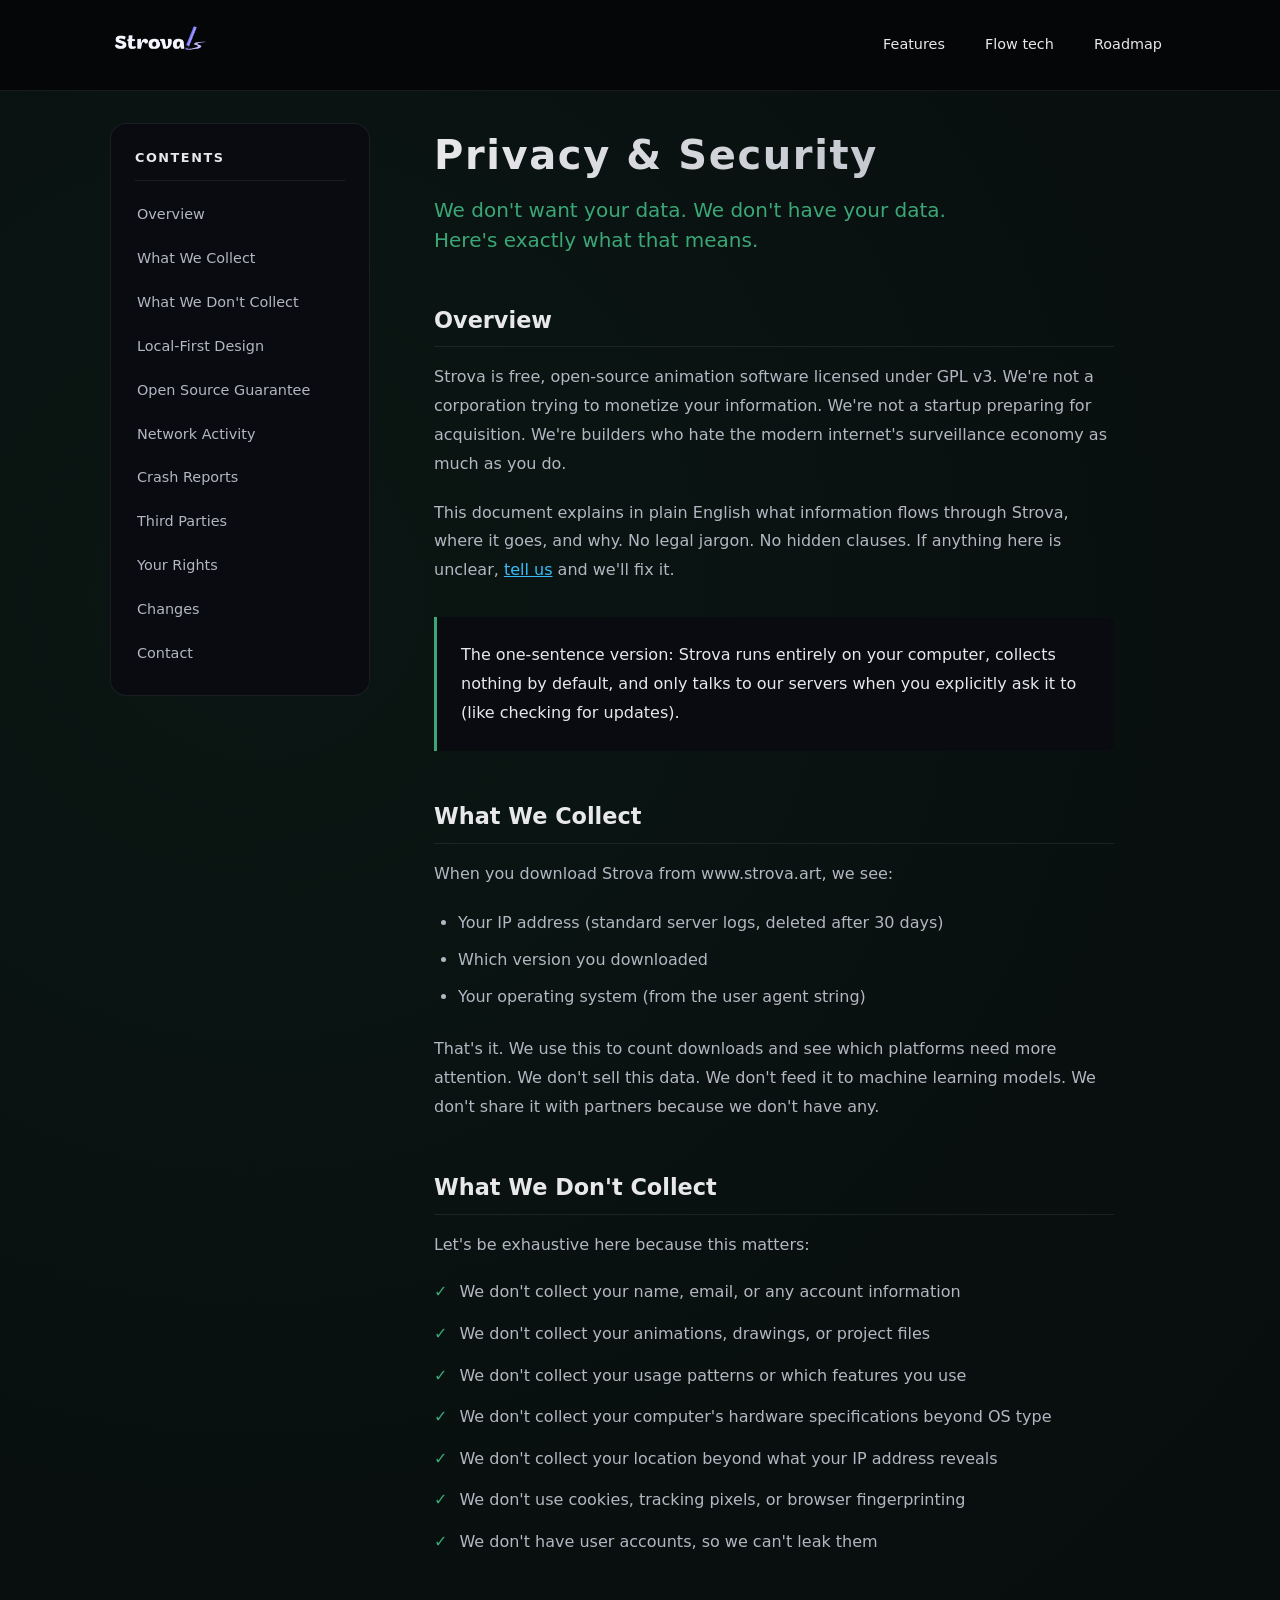
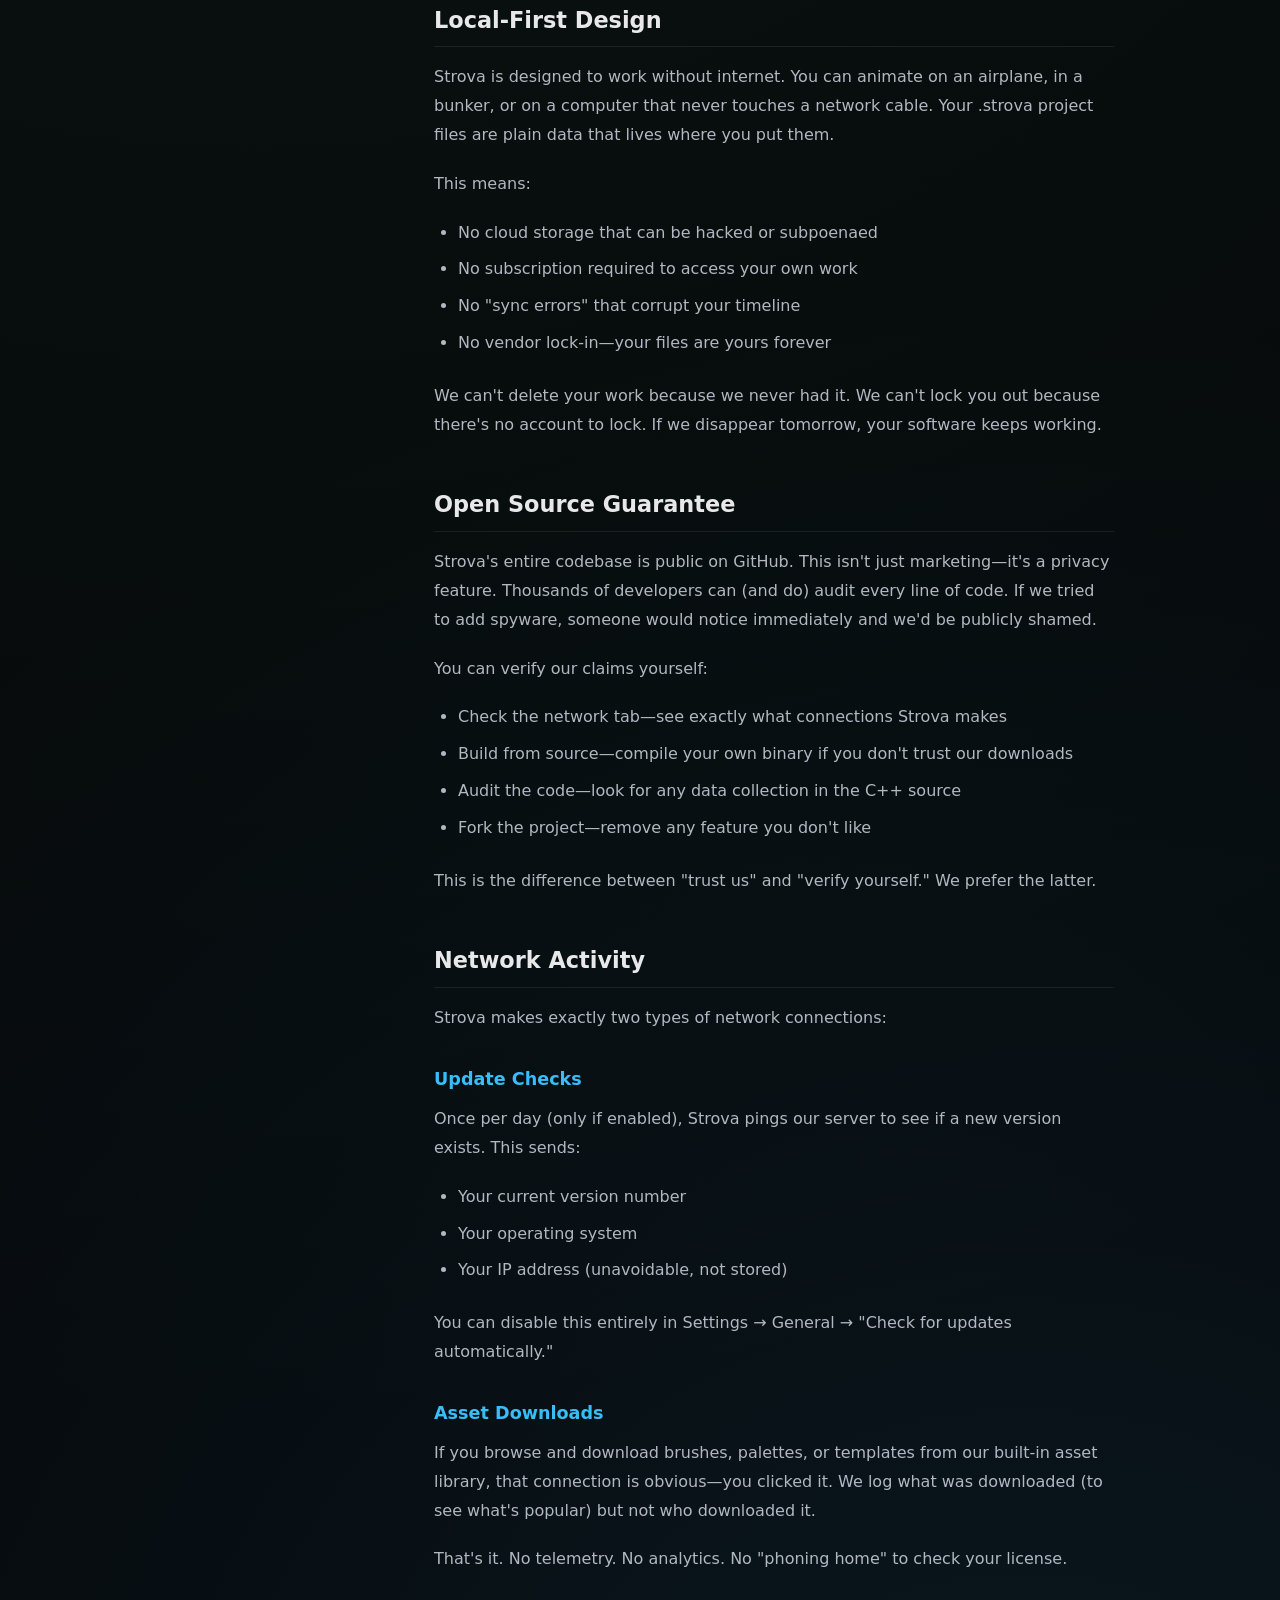
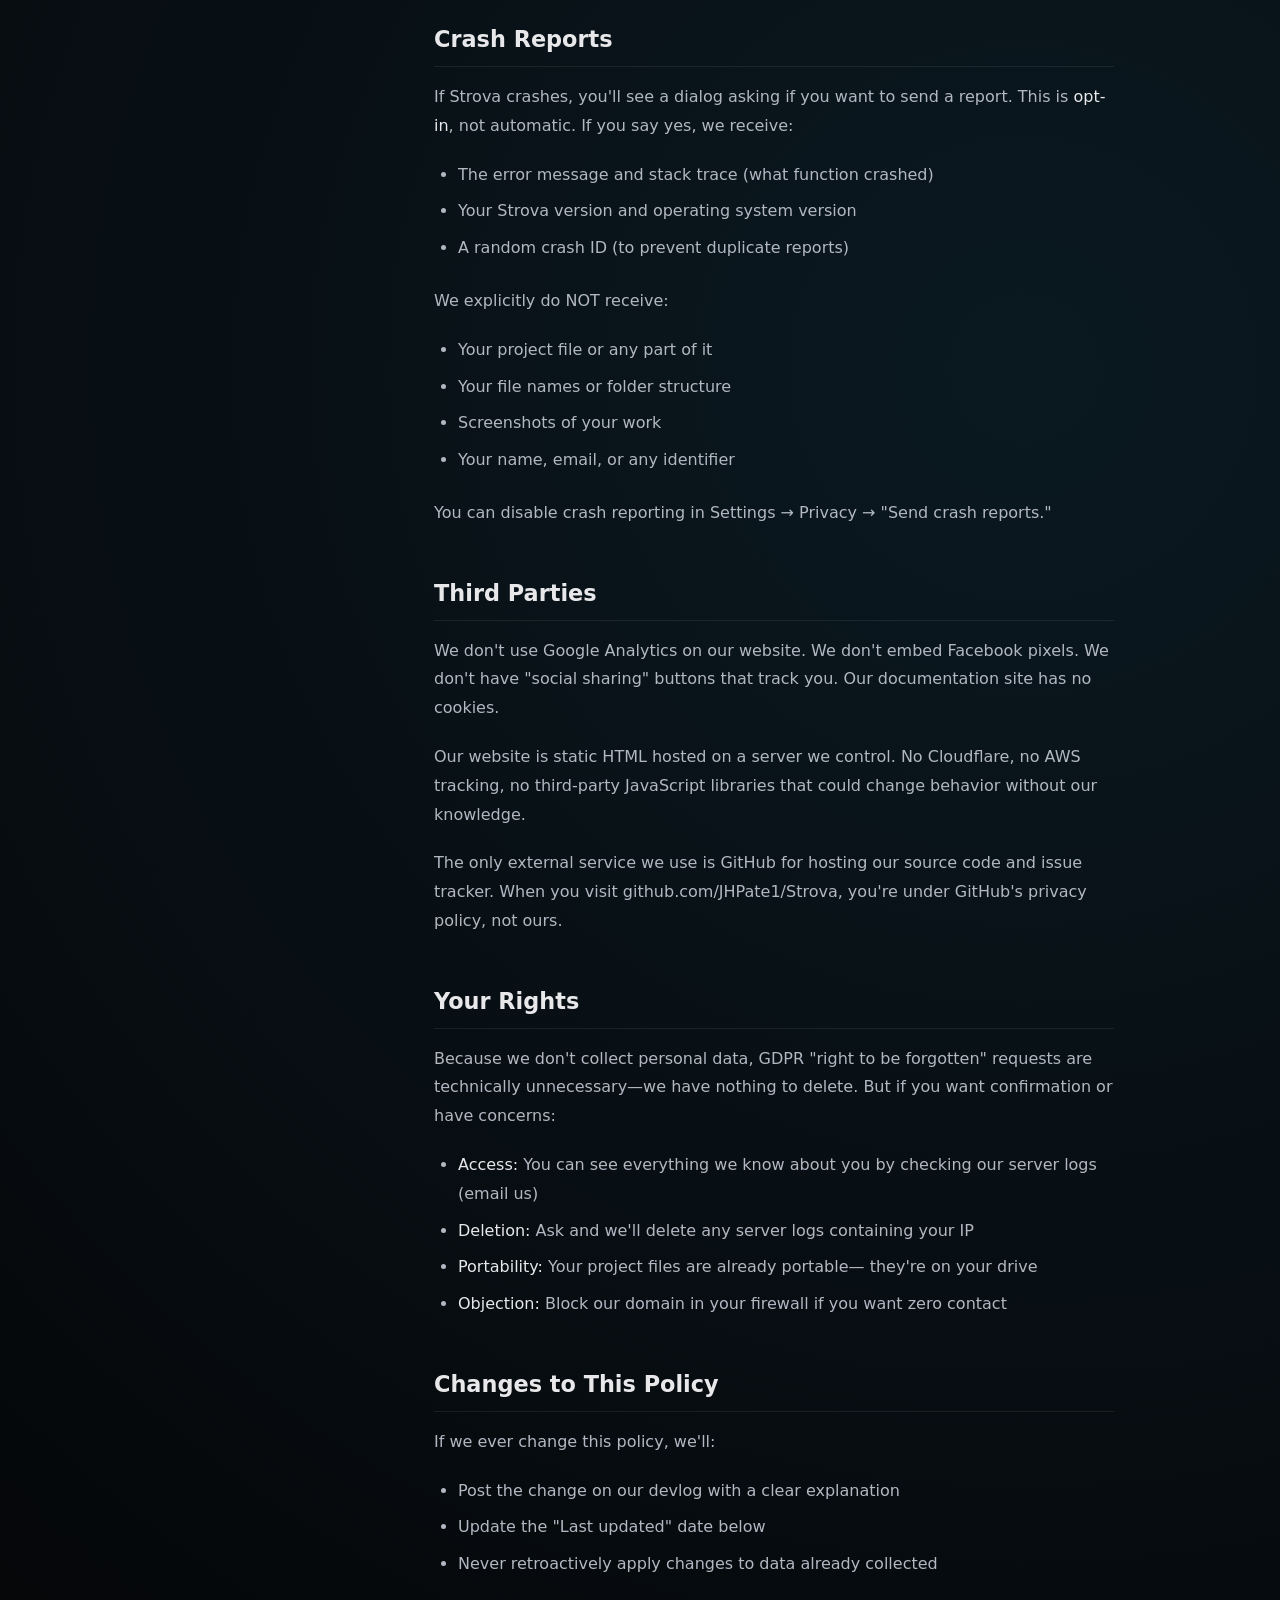
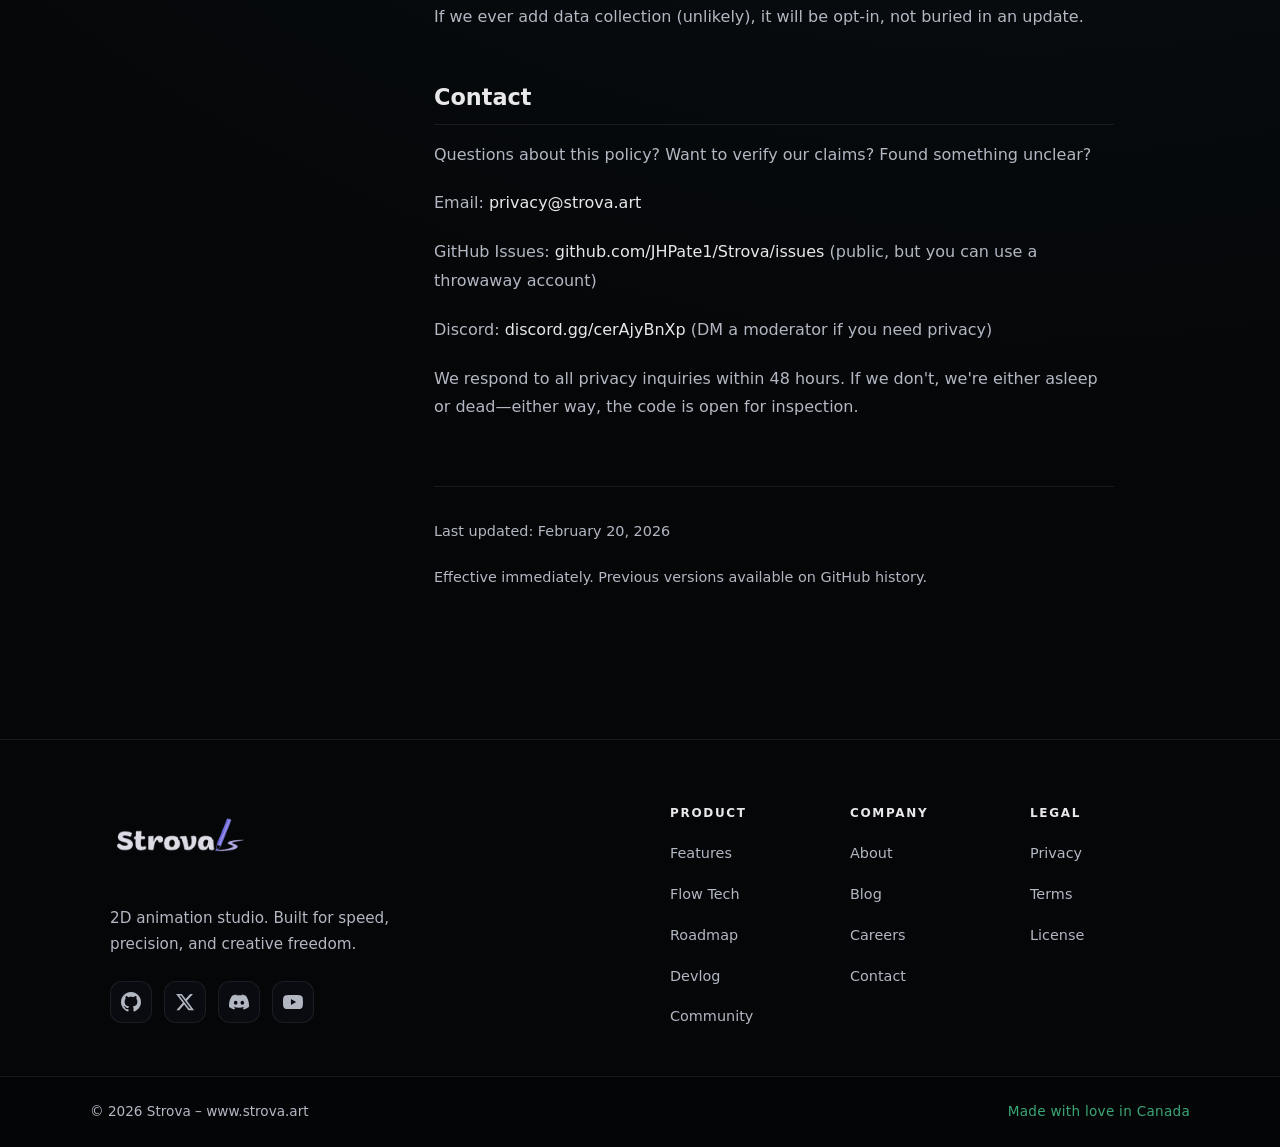
<file: legal/privacy.html>
<!DOCTYPE html>

<html lang="en">
<head>
<meta charset="utf-8"/>
<title>Privacy &amp; Security – Strova | www.strova.art</title>
<meta content="width=device-width, initial-scale=1" name="viewport"/>
<link href="../style.css" rel="stylesheet"/>
<link href="../assets/favicon.png" rel="icon" sizes="200x200" type="image/png"/>
<style>
    .privacy-layout {
      max-width: 1100px;
      margin: 0 auto;
      padding: 2rem 1.25rem 4rem;
      display: grid;
      grid-template-columns: 260px 1fr;
      gap: 4rem;
      align-items: start;
    }

    .toc {
      position: sticky;
      top: 100px;
      padding: 1.5rem;
      background: var(--surface-2);
      border: 1px solid var(--border-1);
      border-radius: 1rem;
    }

    .toc h3 {
      font-size: 0.8rem;
      letter-spacing: 0.12em;
      text-transform: uppercase;
      color: var(--text-main);
      margin-bottom: 1rem;
      padding-bottom: 0.75rem;
      border-bottom: 1px solid var(--border-1);
    }

    .toc ul {
      list-style: none;
      display: flex;
      flex-direction: column;
      gap: 0.5rem;
    }

    .toc a {
      color: var(--text-muted);
      text-decoration: none;
      font-size: 0.9rem;
      display: block;
      padding: 0.4rem 0;
      transition: color 0.2s ease;
      border-left: 2px solid transparent;
      padding-left: 0.75rem;
      margin-left: -0.75rem;
    }

    .toc a:hover,
    .toc a.active {
      color: var(--strova-accent);
      border-left-color: var(--strova-accent);
    }

    .privacy-content {
      max-width: 680px;
    }

    .privacy-content h1 {
      font-size: 2.5rem;
      letter-spacing: 0.04em;
      margin-bottom: 0.5rem;
      background: linear-gradient(90deg, var(--text-main), var(--text-muted));
      -webkit-background-clip: text;
      -webkit-text-fill-color: transparent;
    }

    .privacy-content .lead {
      font-size: 1.25rem;
      color: var(--strova-accent);
      margin-bottom: 3rem;
      line-height: 1.5;
    }

    .privacy-content h2 {
      font-size: 1.4rem;
      color: var(--text-main);
      margin: 3rem 0 1rem;
      padding-bottom: 0.5rem;
      border-bottom: 1px solid var(--border-1);
    }

    .privacy-content h3 {
      font-size: 1.1rem;
      color: var(--strova-cyan);
      margin: 2rem 0 0.75rem;
    }

    .privacy-content p {
      color: var(--text-muted);
      margin-bottom: 1.25rem;
      line-height: 1.8;
    }

    .privacy-content ul {
      color: var(--text-muted);
      margin: 1rem 0 1.5rem 1.5rem;
      line-height: 1.8;
    }

    .privacy-content li {
      margin-bottom: 0.5rem;
    }

    .privacy-content strong {
      color: var(--text-main);
      font-weight: 500;
    }

    .highlight-box {
      background: var(--surface-2);
      border-left: 3px solid var(--strova-accent);
      padding: 1.5rem;
      margin: 2rem 0;
      border-radius: 0 0.5rem 0.5rem 0;
    }

    .highlight-box p {
      margin: 0;
      color: var(--text-main);
    }

    .check-item {
      display: flex;
      align-items: flex-start;
      gap: 0.75rem;
      margin-bottom: 1rem;
      color: var(--text-muted);
    }

    .check-item::before {
      content: "✓";
      color: var(--strova-accent);
      font-weight: bold;
      flex-shrink: 0;
    }

    .last-updated {
      margin-top: 4rem;
      padding-top: 2rem;
      border-top: 1px solid var(--border-1);
      color: var(--text-muted);
      font-size: 0.9rem;
    }

    @media (max-width: 900px) {
      .privacy-layout {
        grid-template-columns: 1fr;
        gap: 2rem;
      }
      
      .toc {
        position: static;
        order: -1;
      }
      
      .toc ul {
        display: grid;
        grid-template-columns: repeat(2, 1fr);
      }
    }

    @media (max-width: 500px) {
      .toc ul {
        grid-template-columns: 1fr;
      }
    }
  </style>
</head>
<body>
<header>
<div class="nav">
<a class="logo" href="../index.html">
<img alt="Strova logo" src="../assets/strova.png"/>
</a>
<nav aria-label="Main navigation" class="nav-links">
<a href="../features.html">Features</a>
<a href="../flow.html">Flow tech</a>
<a href="../roadmap.html">Roadmap</a>
<!--<a href="../download.html">Download</a>-->
</nav>
</div>
</header>
<main>
<div class="privacy-layout">
<nav aria-label="Table of contents" class="toc">
<h3>Contents</h3>
<ul>
<li><a href="#overview">Overview</a></li>
<li><a href="#collect">What We Collect</a></li>
<li><a href="#dont-collect">What We Don't Collect</a></li>
<li><a href="#local">Local-First Design</a></li>
<li><a href="#opensource">Open Source Guarantee</a></li>
<li><a href="#network">Network Activity</a></li>
<li><a href="#crash">Crash Reports</a></li>
<li><a href="#third">Third Parties</a></li>
<li><a href="#your-rights">Your Rights</a></li>
<li><a href="#changes">Changes</a></li>
<li><a href="#contact">Contact</a></li>
</ul>
</nav>
<article class="privacy-content">
<h1>Privacy &amp; Security</h1>
<p class="lead">We don't want your data. We don't have your data. Here's exactly what that means.</p>
<h2 id="overview">Overview</h2>
<p>Strova is free, open-source animation software licensed under GPL v3. We're not a corporation trying to monetize your information. We're not a startup preparing for acquisition. We're builders who hate the modern internet's surveillance economy as much as you do.</p>
<p>This document explains in plain English what information flows through Strova, where it goes, and why. No legal jargon. No hidden clauses. If anything here is unclear, <a href="#contact" style="color: var(--strova-cyan);">tell us</a> and we'll fix it.</p>
<div class="highlight-box">
<p><strong>The one-sentence version:</strong> Strova runs entirely on your computer, collects nothing by default, and only talks to our servers when you explicitly ask it to (like checking for updates).</p>
</div>
<h2 id="collect">What We Collect</h2>
<p>When you download Strova from www.strova.art, we see:</p>
<ul>
<li>Your IP address (standard server logs, deleted after 30 days)</li>
<li>Which version you downloaded</li>
<li>Your operating system (from the user agent string)</li>
</ul>
<p>That's it. We use this to count downloads and see which platforms need more attention. We don't sell this data. We don't feed it to machine learning models. We don't share it with partners because we don't have any.</p>
<h2 id="dont-collect">What We Don't Collect</h2>
<p>Let's be exhaustive here because this matters:</p>
<div class="check-item">We don't collect your name, email, or any account information</div>
<div class="check-item">We don't collect your animations, drawings, or project files</div>
<div class="check-item">We don't collect your usage patterns or which features you use</div>
<div class="check-item">We don't collect your computer's hardware specifications beyond OS type</div>
<div class="check-item">We don't collect your location beyond what your IP address reveals</div>
<div class="check-item">We don't use cookies, tracking pixels, or browser fingerprinting</div>
<div class="check-item">We don't have user accounts, so we can't leak them</div>
<h2 id="local">Local-First Design</h2>
<p>Strova is designed to work without internet. You can animate on an airplane, in a bunker, or on a computer that never touches a network cable. Your .strova project files are plain data that lives where you put them.</p>
<p>This means:</p>
<ul>
<li>No cloud storage that can be hacked or subpoenaed</li>
<li>No subscription required to access your own work</li>
<li>No "sync errors" that corrupt your timeline</li>
<li>No vendor lock-in—your files are yours forever</li>
</ul>
<p>We can't delete your work because we never had it. We can't lock you out because there's no account to lock. If we disappear tomorrow, your software keeps working.</p>
<h2 id="opensource">Open Source Guarantee</h2>
<p>Strova's entire codebase is public on GitHub. This isn't just marketing—it's a privacy feature. Thousands of developers can (and do) audit every line of code. If we tried to add spyware, someone would notice immediately and we'd be publicly shamed.</p>
<p>You can verify our claims yourself:</p>
<ul>
<li>Check the network tab—see exactly what connections Strova makes</li>
<li>Build from source—compile your own binary if you don't trust our downloads</li>
<li>Audit the code—look for any data collection in the C++ source</li>
<li>Fork the project—remove any feature you don't like</li>
</ul>
<p>This is the difference between "trust us" and "verify yourself." We prefer the latter.</p>
<h2 id="network">Network Activity</h2>
<p>Strova makes exactly two types of network connections:</p>
<h3>Update Checks</h3>
<p>Once per day (only if enabled), Strova pings our server to see if a new version exists. This sends:</p>
<ul>
<li>Your current version number</li>
<li>Your operating system</li>
<li>Your IP address (unavoidable, not stored)</li>
</ul>
<p>You can disable this entirely in Settings → General → "Check for updates automatically."</p>
<h3>Asset Downloads</h3>
<p>If you browse and download brushes, palettes, or templates from our built-in asset library, that connection is obvious—you clicked it. We log what was downloaded (to see what's popular) but not who downloaded it.</p>
<p>That's it. No telemetry. No analytics. No "phoning home" to check your license.</p>
<h2 id="crash">Crash Reports</h2>
<p>If Strova crashes, you'll see a dialog asking if you want to send a report. This is <strong>opt-in</strong>, not automatic. If you say yes, we receive:</p>
<ul>
<li>The error message and stack trace (what function crashed)</li>
<li>Your Strova version and operating system version</li>
<li>A random crash ID (to prevent duplicate reports)</li>
</ul>
<p>We explicitly do NOT receive:</p>
<ul>
<li>Your project file or any part of it</li>
<li>Your file names or folder structure</li>
<li>Screenshots of your work</li>
<li>Your name, email, or any identifier</li>
</ul>
<p>You can disable crash reporting in Settings → Privacy → "Send crash reports."</p>
<h2 id="third">Third Parties</h2>
<p>We don't use Google Analytics on our website. We don't embed Facebook pixels. We don't have "social sharing" buttons that track you. Our documentation site has no cookies.</p>
<p>Our website is static HTML hosted on a server we control. No Cloudflare, no AWS tracking, no third-party JavaScript libraries that could change behavior without our knowledge.</p>
<p>The only external service we use is GitHub for hosting our source code and issue tracker. When you visit github.com/JHPate1/Strova, you're under GitHub's privacy policy, not ours.</p>
<h2 id="your-rights">Your Rights</h2>
<p>Because we don't collect personal data, GDPR "right to be forgotten" requests are technically unnecessary—we have nothing to delete. But if you want confirmation or have concerns:</p>
<ul>
<li><strong>Access:</strong> You can see everything we know about you by checking our server logs (email us)</li>
<li><strong>Deletion:</strong> Ask and we'll delete any server logs containing your IP</li>
<li><strong>Portability:</strong> Your project files are already portable— they're on your drive</li>
<li><strong>Objection:</strong> Block our domain in your firewall if you want zero contact</li>
</ul>
<h2 id="changes">Changes to This Policy</h2>
<p>If we ever change this policy, we'll:</p>
<ul>
<li>Post the change on our devlog with a clear explanation</li>
<li>Update the "Last updated" date below</li>
<li>Never retroactively apply changes to data already collected</li>
</ul>
<p>If we ever add data collection (unlikely), it will be opt-in, not buried in an update.</p>
<h2 id="contact">Contact</h2>
<p>Questions about this policy? Want to verify our claims? Found something unclear?</p>
<p>Email: <strong>privacy@strova.art</strong></p>
<p>GitHub Issues: <strong>github.com/JHPate1/Strova/issues</strong> (public, but you can use a throwaway account)</p>
<p>Discord: <strong>discord.gg/cerAjyBnXp</strong> (DM a moderator if you need privacy)</p>
<p>We respond to all privacy inquiries within 48 hours. If we don't, we're either asleep or dead—either way, the code is open for inspection.</p>
<div class="last-updated">
<p>Last updated: February 20, 2026</p>
<p>Effective immediately. Previous versions available on GitHub history.</p>
</div>
</article>
</div>
</main>
<footer>
<div class="footer-main">
<div class="footer-brand">
<a class="footer-logo" href="../index.html">
<img alt="Strova" src="../assets/strova.png"/>
</a>
<p class="footer-tagline">2D animation studio. Built for speed, precision, and creative freedom.</p>
<div class="footer-socials">
<a aria-label="GitHub" href="https://github.com/JHPate1/Strova">
<svg fill="currentColor" viewbox="0 0 24 24"><path d="M12 0c-6.626 0-12 5.373-12 12 0 5.302 3.438 9.8 8.207 11.387.599.111.793-.261.793-.577v-2.234c-3.338.726-4.033-1.416-4.033-1.416-.546-1.387-1.333-1.756-1.333-1.756-1.089-.745.083-.729.083-.729 1.205.084 1.839 1.237 1.839 1.237 1.07 1.834 2.807 1.304 3.492.997.107-.775.418-1.305.762-1.604-2.665-.305-5.467-1.334-5.467-5.931 0-1.311.469-2.381 1.236-3.221-.124-.303-.535-1.524.117-3.176 0 0 1.008-.322 3.301 1.23.957-.266 1.983-.399 3.003-.404 1.02.005 2.047.138 3.006.404 2.291-1.552 3.297-1.23 3.297-1.23.653 1.653.242 2.874.118 3.176.77.84 1.235 1.911 1.235 3.221 0 4.609-2.807 5.624-5.479 5.921.43.372.823 1.102.823 2.222v3.293c0 .319.192.694.801.576 4.765-1.589 8.199-6.086 8.199-11.386 0-6.627-5.373-12-12-12z"></path></svg>
</a>
<a aria-label="X" href="https://x.com/strova2d">
<svg fill="currentColor" viewbox="0 0 24 24"><path d="M18.244 2.25h3.308l-7.227 8.26 8.502 11.24H16.17l-5.214-6.817L4.99 21.75H1.68l7.73-8.835L1.254 2.25H8.08l4.713 6.231zm-1.161 17.52h1.833L7.084 4.126H5.117z"></path></svg>
</a>
<a aria-label="Discord" href="https://discord.gg/cerAjyBnXp">
<svg fill="currentColor" viewbox="0 0 24 24"><path d="M20.317 4.3698a19.7913 19.7913 0 00-4.8851-1.5152.0741.0741 0 00-.0785.0371c-.211.3753-.4447.8648-.6083 1.2495-1.8447-.2762-3.68-.2762-5.4868 0-.1636-.3933-.4058-.8742-.6177-1.2495a.077.077 0 00-.0785-.037 19.7363 19.7363 0 00-4.8852 1.515.0699.0699 0 00-.0321.0277C.5334 9.0458-.319 13.5799.0992 18.0578a.0824.0824 0 00.0312.0561c2.0528 1.5076 4.0413 2.4228 5.9929 3.0294a.0777.0777 0 00.0842-.0276c.4616-.6304.8731-1.2952 1.226-1.9942a.076.076 0 00-.0416-.1057c-.6528-.2476-1.2743-.5495-1.8722-.8923a.077.077 0 01-.0076-.1277c.1258-.0943.2517-.1923.3718-.2914a.0743.0743 0 01.0776-.0105c3.9278 1.7933 8.18 1.7933 12.0614 0a.0739.0739 0 01.0785.0095c.1202.099.246.1981.3728.2924a.077.077 0 01-.0066.1276 12.2986 12.2986 0 01-1.873.8914.0766.0766 0 00-.0407.1067c.3604.698.7719 1.3628 1.225 1.9932a.076.076 0 00.0842.0286c1.961-.6067 3.9495-1.5219 6.0023-3.0294a.077.077 0 00.0313-.0552c.5004-5.177-.8382-9.6739-3.5485-13.6604a.061.061 0 00-.0312-.0286zM8.02 15.3312c-1.1825 0-2.1569-1.0857-2.1569-2.419 0-1.3332.9555-2.4189 2.157-2.4189 1.2108 0 2.1757 1.0952 2.1568 2.419 0 1.3332-.9555 2.4189-2.1569 2.4189zm7.9748 0c-1.1825 0-2.1569-1.0857-2.1569-2.419 0-1.3332.9554-2.4189 2.1569-2.4189 1.2108 0 2.1757 1.0952 2.1568 2.419 0 1.3332-.946 2.4189-2.1568 2.4189Z"></path></svg>
</a>
<a aria-label="YouTube" href="https://www.youtube.com/@StrovaArt">
<svg fill="currentColor" viewbox="0 0 24 24"><path d="M23.498 6.186a3.016 3.016 0 0 0-2.122-2.136C19.505 3.545 12 3.545 12 3.545s-7.505 0-9.377.505A3.017 3.017 0 0 0 .502 6.186C0 8.07 0 12 0 12s0 3.93.502 5.814a3.016 3.016 0 0 0 2.122 2.136c1.871.505 9.376.505 9.376.505s7.505 0 9.377-.505a3.015 3.015 0 0 0 2.122-2.136C24 15.93 24 12 24 12s0-3.93-.502-5.814zM9.545 15.568V8.432L15.818 12l-6.273 3.568z"></path></svg>
</a>
</div>
</div>
<div class="footer-links">
<div class="footer-col">
<h4>Product</h4>
<ul>
<li><a href="https://strova.art/features.html">Features</a></li>
<li><a href="https://strova.art/flow.html">Flow Tech</a></li>
<li><a href="https://strova.art/roadmap.html">Roadmap</a></li>
<li><a href="https://devlog.strova.art/index.html">Devlog</a></li>
<li><a href="https://community.strova.art/index.html">Community</a></li>
</ul>
</div>
<div class="footer-col">
<h4>Company</h4>
<ul>
<li><a href="https://strova.art/company/about.html">About</a></li>
<li><a href="https://devlog.strova.art/index.html">Blog</a></li>
<li><a href="https://strova.art/company/careers.html">Careers</a></li>
<li><a href="https://strova.art/company/contact.html">Contact</a></li>
</ul>
</div>
<div class="footer-col">
<h4>Legal</h4>
<ul>
<li><a href="https://strova.art/legal/privacy.html">Privacy</a></li>
<li><a href="https://strova.art/legal/terms.html">Terms</a></li>
<li><a href="https://strova.art/legal/license.html">License</a></li>
</ul>
</div>
</div>
</div>
<div class="footer-bottom">
<div class="footer-bottom-inner">
<span>© 2026 Strova – www.strova.art</span>
<span class="footer-made">Made with love in Canada</span>
</div>
</div>
</footer>
</body>
</html>
</file>
<file: style.css>
:root{
  --strova-green: #0f1117;
  --strova-cream: #050608;
  --strova-accent: #3ba777;

  --strova-ink: #1e293b;
  --strova-teal: #0f766e;
  --strova-cyan: #38bdf8;
  --strova-blue: #1d4ed8;

  --text-main: #e8e8ea;
  --text-muted: #b2b7c2;

  --surface-1: #050608;
  --surface-2: #090b10;
  --surface-3: #0f1117;
  --border-1: rgba(255,255,255,0.08);

  --shadow-soft: 0 10px 30px rgba(0,0,0,0.45);
  --shadow-deep: 0 25px 60px rgba(0,0,0,0.55);
}

* { margin: 0; padding: 0; box-sizing: border-box; }

body {
  font-family: system-ui, -apple-system, sans-serif;
  background: radial-gradient(circle at 20% 10%, rgba(59,167,119,0.10), transparent 45%),
              radial-gradient(circle at 80% 60%, rgba(56,189,248,0.10), transparent 45%),
              var(--strova-cream);
  color: var(--text-main);
  line-height: 1.6;
}

header { 
  background: rgba(5,6,8,0.9); 
  border-bottom: 1px solid var(--border-1);
  position: sticky; top: 0; z-index: 20; 
  backdrop-filter: blur(10px);
}

.nav {
  max-width: 1100px; margin: 0 auto; 
  padding: 1rem 1.25rem; 
  display: flex; align-items: center; justify-content: space-between;
}

.nav-links { display: flex; gap: 1.5rem; font-size: 0.9rem; }
.nav-links a { 
  text-decoration: none; color: var(--text-main); 
  padding: 0.25rem 0.5rem;
  border-radius: 6px;
}
.nav-links a.active,
.nav-links a:hover { 
  text-decoration: underline; 
  background: rgba(59,167,119,0.10);
  border-radius: 4px;
}

.hero {
  max-width: 1100px; margin: 0 auto; 
  padding: 4rem 1.25rem; 
  display: grid; grid-template-columns: 1.2fr 1fr; gap: 3rem; align-items: center;
}

@media (max-width: 800px) {
  .hero { grid-template-columns: 1fr; padding: 2rem 1rem; }
  .nav-links { display: none; }
}

.hero h1 { 
  font-size: 2.5rem; letter-spacing: 0.06em; 
  text-transform: uppercase; margin-bottom: 1rem; 
  line-height: 1.1;
  background: linear-gradient(90deg, var(--strova-accent), var(--strova-ink), var(--strova-cyan));
  -webkit-background-clip: text;
  -webkit-text-fill-color: transparent;
}

.lead { 
  font-size: 1.1rem; color: var(--text-muted); 
  max-width: 36rem; margin-bottom: 1.5rem; 
}

.hero-badges { 
  display: flex; flex-wrap: wrap; gap: 0.75rem; margin-bottom: 1.5rem; 
}

.badge { 
  font-size: 0.75rem; letter-spacing: 0.12em; 
  text-transform: uppercase; border-radius: 999px; 
  border: 1px solid rgba(255,255,255,0.14); 
  padding: 0.4rem 0.9rem; background: rgba(255,255,255,0.06);
  color: var(--text-main);
}

.hero-cta {
  display: flex;
  align-items: center;
  gap: 1rem;
  margin-top: 0.5rem;
}

.btn {
  display: inline-flex;
  align-items: center;
  justify-content: center;
  border-radius: 999px;
  padding: 0.75rem 1.8rem;
  font-size: 0.9rem;
  letter-spacing: 0.14em;
  text-transform: uppercase;
  text-decoration: none;
  border: 1px solid transparent;
  cursor: pointer;
  transition:
    background-color 0.18s ease,
    color 0.18s ease,
    box-shadow 0.18s ease,
    transform 0.12s ease;
  font-weight: 500;
}

.btn-primary { 
  background: linear-gradient(135deg, var(--strova-accent), var(--strova-ink));
  color: #ffffff;
  box-shadow: 0 10px 20px rgba(59,167,119,0.3);
}

.btn-primary:hover {
  transform: translateY(-1px);
  box-shadow: 0 16px 30px rgba(59,167,119,0.45);
}

.btn-secondary { 
  background: transparent;
  color: var(--text-main);
  border-color: rgba(255,255,255,0.18);
}

.btn-secondary:hover {
  background: rgba(255,255,255,0.06);
}

.btn-download {
  gap: 0.5rem;
}

.btn-download .btn-icon {
  display: inline-block;
  transition: transform 0.18s ease;
}

.btn-download:hover .btn-icon {
  animation: arrow-bounce 0.4s ease-in-out infinite alternate;
}

@keyframes arrow-bounce {
  from { transform: translateY(-2px); }
  to   { transform: translateY(3px); }
}

.scene-canvas { 
  width: 72%; height: 70%; margin: 8% auto 0; 
  border-radius: 0.8rem;
  background:
    radial-gradient(circle at 15% 10%, rgba(59,167,119,0.55), transparent 45%),
    radial-gradient(circle at 85% 75%, rgba(56,189,248,0.45), transparent 45%),
    radial-gradient(circle at 45% 35%, rgba(37,99,235,0.35), transparent 55%),
    #020308;
  position: relative; overflow: hidden;
  box-shadow: inset 0 0 0 1px rgba(255,255,255,0.08);
}

.scene-layer {
  position: absolute; border-radius: 999px; 
  background: rgba(255,255,255,0.07); 
  border: 1px solid rgba(255,255,255,0.14);
}

.layer-1 { width: 34%; height: 34%; left: 12%; top: 32%; }
.layer-2 { width: 26%; height: 26%; right: 14%; top: 22%; }
.layer-3 { width: 18%; height: 18%; right: 32%; bottom: 18%; }

.logo img {
  height: 50px;    
  width: auto;
  max-width: none;
}

.floating-pill {
  position: absolute; top: 12%; right: 8%; 
  background: rgba(255,255,255,0.10); padding: 0.6rem 1rem; 
  border-radius: 999px; font-size: 0.7rem; 
  letter-spacing: 0.14em; text-transform: uppercase; font-weight: 500;
  color: rgba(255,255,255,0.92);
  border: 1px solid rgba(255,255,255,0.14);
  backdrop-filter: blur(8px);
}

.timeline {
  position: absolute; bottom: 0; left: 0; right: 0; 
  background: rgba(2,2,4,0.92); color: white; 
  padding: 0.6rem 0.8rem; font-size: 0.7rem;
  display: grid; grid-template-columns: auto 1fr auto auto; align-items: center; gap: 0.5rem;
  border-top: 1px solid rgba(255,255,255,0.10);
}

.timeline-track { 
  height: 4px; background: rgba(255,255,255,0.2); 
  border-radius: 999px; position: relative; overflow: hidden;
}

.timeline-playhead { 
  position: absolute; top: 0; bottom: 0; 
  background: linear-gradient(90deg, var(--strova-teal), var(--strova-blue));
  border-radius: inherit;
}

.timeline-btn {
  border-radius: 999px; border: 1px solid rgba(255,255,255,0.4); 
  background: transparent; color: white; padding: 0.2rem 0.6rem; 
  font-size: 0.7rem; cursor: pointer;
}

.intro-cards {
  max-width: 1100px; margin: 4rem auto; padding: 0 1.25rem;
  display: grid; grid-template-columns: repeat(auto-fit, minmax(300px, 1fr)); gap: 2rem;
}

.card {
  background: var(--surface-2); padding: 2rem; border-radius: 1rem; 
  border: 1px solid var(--border-1); box-shadow: var(--shadow-soft);
}

.card h3 { font-size: 1.1rem; margin-bottom: 0.5rem; }

.hero-alt {
  max-width: 1100px; margin: 0 auto; padding: 4rem 1.25rem; text-align: center;
}

.hero-alt h1 { 
  font-size: 2.2rem; letter-spacing: 0.08em; text-transform: uppercase;
  background: linear-gradient(90deg, var(--strova-accent), var(--strova-ink), var(--strova-cyan));
  -webkit-background-clip: text;
  -webkit-text-fill-color: transparent;
}

.feature-section {
  max-width: 1100px; margin: 0 auto 4rem; padding: 0 1.25rem;
}

.feature-section h2 { 
  font-size: 1.6rem; letter-spacing: 0.12em; 
  text-transform: uppercase; margin-bottom: 1rem;
}

.features-grid {
  display: grid; grid-template-columns: repeat(auto-fit, minmax(280px, 1fr)); gap: 1.5rem;
}

.feature-card, .tool-card {
  padding: 1.5rem; border-radius: 1rem; 
  border: 1px solid var(--border-1); background: var(--surface-3);
}

.feature-card.full-width { grid-column: 1 / -1; }

.tool-grid { 
  display: grid; grid-template-columns: repeat(auto-fit, minmax(140px, 1fr)); gap: 1rem; 
}

.tool-card { text-align: center; }
.tool-icon { font-size: 2rem; margin-bottom: 0.5rem; }
.tool-card h4 { font-size: 0.9rem; margin-bottom: 0.25rem; }

.roadmap-timeline {
  display: flex; flex-direction: column; gap: 2rem; max-width: 600px; margin: 0 auto;
}

.roadmap-item {
  background: var(--surface-2); padding: 2rem; border-radius: 1rem; 
  border-left: 4px solid var(--strova-accent); 
  box-shadow: var(--shadow-soft);
  border: 1px solid var(--border-1);
}

.roadmap-item.done { border-left-color: var(--strova-blue); }
.roadmap-date { 
  font-size: 0.8rem; color: var(--text-muted); 
  text-transform: uppercase; letter-spacing: 0.12em; margin-bottom: 0.5rem;
}

.download-grid { 
  display: grid; grid-template-columns: 1fr 1fr; gap: 2rem; 
}

.download-card { 
  background: var(--surface-2); padding: 2rem; border-radius: 1.25rem; 
  text-align: center; box-shadow: var(--shadow-soft);
  border: 1px solid var(--border-1);
}

.download-card.coming-soon { 
  background: var(--surface-3); border: 2px dashed rgba(59,167,119,0.25);
}

.download-card h3 { margin-bottom: 0.5rem; font-size: 1.3rem; }
.download-form { 
  display: flex; gap: 1rem; margin-top: 1rem; 
}

.download-form input { 
  flex: 1; padding: 0.75rem 1rem; border: 1px solid rgba(255,255,255,0.18); 
  border-radius: 999px; font-size: 0.9rem;
  background: rgba(255,255,255,0.06);
  color: var(--text-main);
}

.full-width { width: 100%; margin-top: 1rem; }

.btn.full-width { justify-content: center; }

.system-reqs { 
  background: var(--surface-3); padding: 2rem; border-radius: 1rem; 
  border: 1px solid var(--border-1);
}

.hero-preview {
  display: flex;
  align-items: center;
  justify-content: center;
  flex: 1;
  padding: 2rem;
}

.hero-preview-inner {
  width: 100%;
  max-width: 600px;
  aspect-ratio: 16/9; 
  position: relative;
}

.hero-laptop {
  width: 130%;
  height: 130%;
  object-fit: contain;
  object-position: center;
  border-radius: 12px; 
}

@media (max-width: 768px) {
  .hero-preview {
    padding: 1rem;
  }
  
  .hero-preview-inner {
    max-width: 400px;
    aspect-ratio: 4/3;
  }
}

@media (max-width: 480px) {
  .hero-preview-inner {
    max-width: 320px;
  }
}

.devlog-grid {}

.devlog-card {
  padding: 1.5rem;
  border-radius: 1rem;
  border: 1px solid var(--border-1);
  background: var(--surface-2);
  box-shadow: var(--shadow-soft);
  display: flex;
  flex-direction: column;
  gap: 0.75rem;
}

.devlog-card-title {
  font-size: 1.1rem;
  margin-bottom: 0.1rem;
}

.devlog-card-meta {
  font-size: 0.8rem;
  color: var(--text-muted);
  letter-spacing: 0.12em;
  text-transform: uppercase;
}

.devlog-card-summary {
  font-size: 0.9rem;
  color: var(--text-muted);
}

.devlog-card a {
  margin-top: 0.75rem;
  font-size: 0.8rem;
  text-decoration: none;
  color: var(--strova-cyan);
  letter-spacing: 0.12em;
  text-transform: uppercase;
}

/* Big Footer Styles */
footer {
  margin-top: 4rem;
  background: var(--surface-1);
  border-top: 1px solid var(--border-1);
}

.footer-main {
  max-width: 1100px;
  margin: 0 auto;
  padding: 4rem 1.25rem 3rem;
  display: flex;
  justify-content: space-between;
  gap: 4rem;
}

.footer-brand {
  flex: 0 0 300px;
}

.footer-logo {
  display: block;
  margin-bottom: 1.5rem;
}

.footer-logo img {
  height: 70px;
  width: auto;
  opacity: 0.9;
  transition: opacity 0.2s ease;
}

.footer-logo:hover img {
  opacity: 1;
}

.footer-tagline {
  color: var(--text-muted);
  font-size: 0.95rem;
  line-height: 1.7;
  margin-bottom: 1.5rem;
}

.footer-socials {
  display: flex;
  gap: 0.75rem;
}

.footer-socials a {
  width: 42px;
  height: 42px;
  border-radius: 12px;
  background: var(--surface-2);
  border: 1px solid var(--border-1);
  display: flex;
  align-items: center;
  justify-content: center;
  color: var(--text-muted);
  transition: all 0.2s ease;
}

.footer-socials a:hover {
  background: var(--surface-3);
  color: var(--strova-cyan);
  border-color: rgba(56,189,248,0.3);
  transform: translateY(-2px);
}

.footer-socials svg {
  width: 20px;
  height: 20px;
}

.footer-links {
  flex: 1;
  display: grid;
  grid-template-columns: repeat(3, minmax(140px, max-content));
  justify-content: end;
  align-items: start;
  gap: 2.5rem;
}

.footer-col h4 {
  font-size: 0.75rem;
  letter-spacing: 0.14em;
  text-transform: uppercase;
  color: var(--text-main);
  margin-bottom: 1.25rem;
  font-weight: 600;
}

.footer-col ul {
  list-style: none;
  display: flex;
  flex-direction: column;
  gap: 0.6rem;
  margin: 0;
  padding: 0;
}

.footer-col {
  display: flex;
  flex-direction: column;
  align-items: flex-start;
  justify-content: flex-start;
  min-width: 0;
}

.footer-col > a,
.footer-col li,
.footer-col li a {
  display: block;
  width: 100%;
}

.footer-col > a + a,
.footer-col li + li {
  margin-top: 0.6rem;
}

.footer-col a {
  color: var(--text-muted);
  text-decoration: none;
  font-size: 0.9rem;
  line-height: 1.5;
  transition: color 0.2s ease;
  display: block;
  width: 100%;
}

.footer-col a:hover {
  color: var(--strova-accent);
}

.footer-bottom {
  border-top: 1px solid var(--border-1);
  background: rgba(0,0,0,0.25);
  padding: 1.5rem 1.25rem;
}

.footer-bottom-inner {
  max-width: 1100px;
  margin: 0 auto;
  display: flex;
  justify-content: space-between;
  align-items: center;
  font-size: 0.85rem;
  color: var(--text-muted);
}

.footer-made {
  color: var(--strova-accent);
  font-weight: 500;
  letter-spacing: 0.02em;
}

@media (max-width: 900px) {
  .footer-main {
    flex-direction: column;
    gap: 3rem;
  }
  
  .footer-brand {
    flex: none;
    text-align: center;
  }
  
  .footer-socials {
    justify-content: center;
  }
  
  .footer-links {
    grid-template-columns: repeat(2, 1fr);
    gap: 2rem;
  }
}

@media (max-width: 500px) {
  .footer-links {
    grid-template-columns: 1fr;
    text-align: center;
    gap: 1.5rem;
  }

  .footer-col {
    align-items: center;
  }
  
  .footer-bottom-inner {
    flex-direction: column;
    gap: 0.5rem;
    text-align: center;
  }
}
</file>
